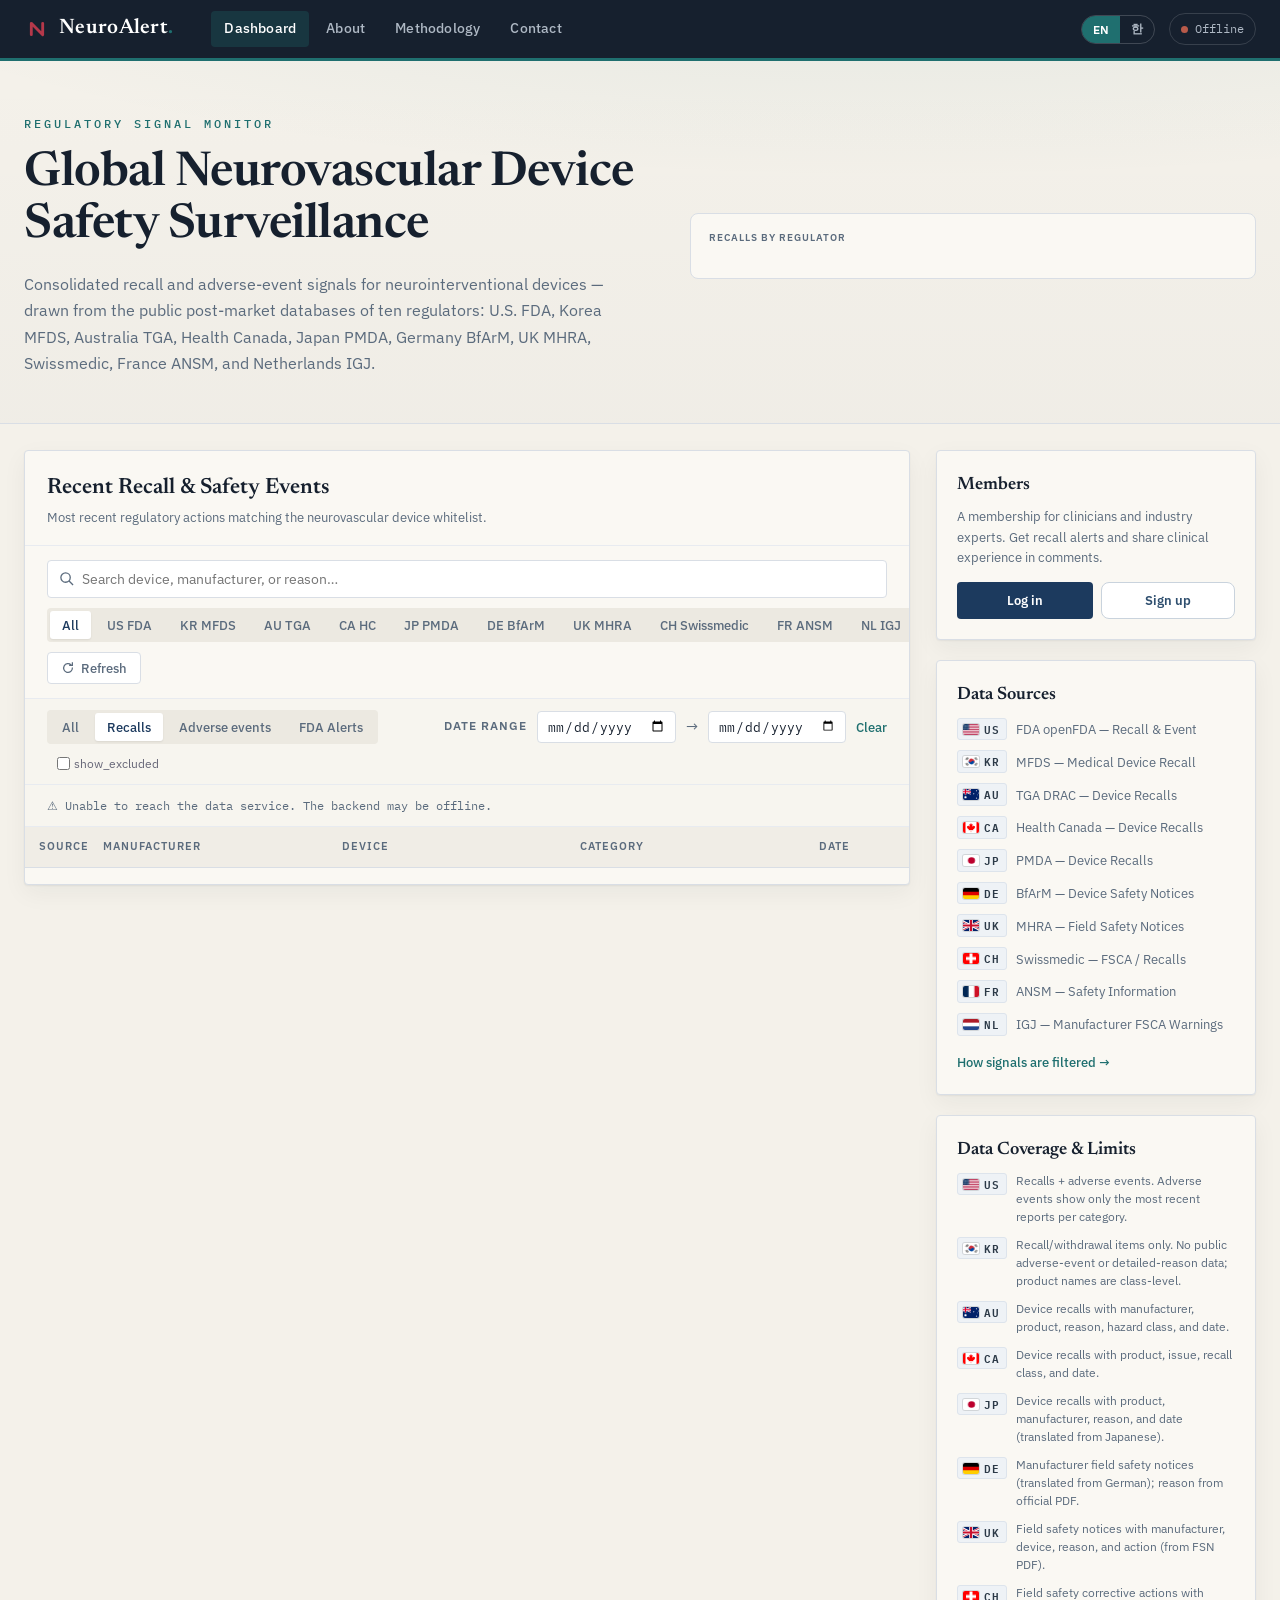
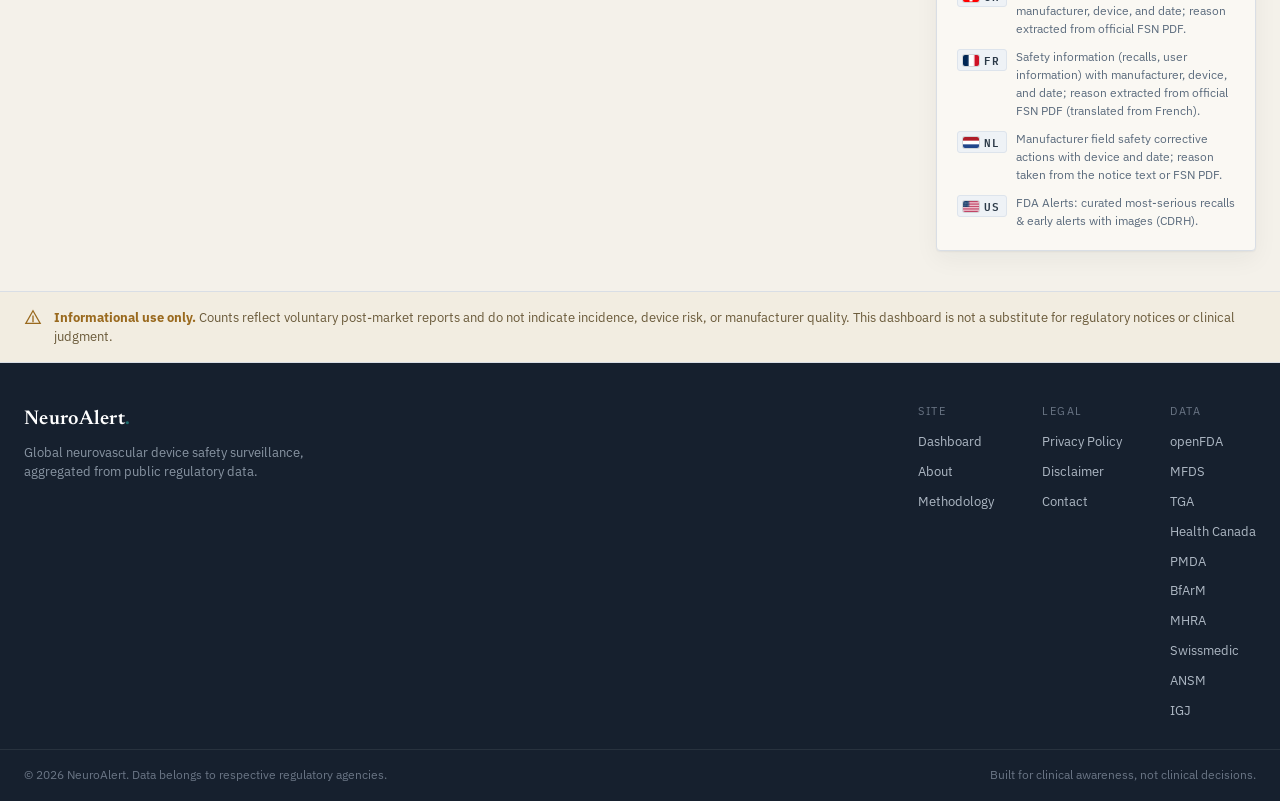
<file: index.html>
<!DOCTYPE html>
<html lang="en">
<head>
<meta charset="UTF-8">
<meta name="viewport" content="width=device-width, initial-scale=1.0">
<title>NeuroAlert — Global Neurovascular Device Safety Monitor</title>
<meta name="description" content="NeuroAlert aggregates neurovascular medical device recall and safety signals from the US FDA, Korea MFDS, Australia TGA, Health Canada, Japan PMDA, Germany BfArM, UK MHRA, Swissmedic, France ANSM, and Netherlands IGJ into a single monitoring dashboard for clinicians.">
<!-- ===== Google AdSense: paste verification/script here after approval ===== -->
<!-- <script async src="https://pagead2.googlesyndication.com/pagead/js/adsbygoogle.js?client=ca-pub-XXXXXXXXXXXXXXXX" crossorigin="anonymous"></script> -->
<link rel="preconnect" href="https://fonts.googleapis.com">
<link rel="preconnect" href="https://fonts.gstatic.com" crossorigin>
<link href="https://fonts.googleapis.com/css2?family=Newsreader:opsz,wght@6..72,400;6..72,500;6..72,600&family=IBM+Plex+Sans:wght@400;500;600;700&family=IBM+Plex+Sans+KR:wght@400;500;600&family=IBM+Plex+Mono:wght@400;500&display=swap" rel="stylesheet">
<link rel="icon" type="image/svg+xml" href="favicon.svg">
<link rel="icon" type="image/png" sizes="32x32" href="favicon-32.png">
<link rel="apple-touch-icon" href="apple-touch-icon.png">
<!-- 배포 때마다 아래 ?v= 날짜(YYYYMMDD)를 올리면 브라우저 캐시가 갱신됩니다 -->
<link rel="stylesheet" href="style.css?v=20260828">
<link rel="stylesheet" href="members.css?v=20260828">
</head>
<body>

<header class="topbar">
  <div class="topbar-inner">
    <a href="index.html" class="brand">
      <svg class="brand-mark" viewBox="0 0 64 64" aria-hidden="true">
        <path d="M18 46 L18 18 L46 46 L46 18" fill="none" stroke="#b5384a" stroke-width="7" stroke-linecap="round" stroke-linejoin="round"/>
      </svg>
      <span class="brand-text">NeuroAlert<span class="brand-dot">.</span></span>
    </a>
    <nav class="topnav">
      <a href="index.html" class="active" data-i18n="nav_dashboard">Dashboard</a>
      <a href="about.html" data-i18n="nav_about">About</a>
      <a href="methodology.html" data-i18n="nav_method">Methodology</a>
      <a href="contact.html" data-i18n="nav_contact">Contact</a>
    </nav>
    <div class="topbar-right">
      <div class="lang-toggle" id="langToggle">
        <button data-lang="en" class="active">EN</button>
        <button data-lang="ko">한</button>
      </div>
      <div class="status-pill" id="connPill">
        <span class="dot"></span><span id="connText">Connecting…</span>
      </div>
    </div>
  </div>
</header>

<section class="hero">
  <div class="hero-inner">
    <div class="hero-copy">
    <div class="hero-eyebrow" data-i18n="hero_eyebrow">REGULATORY SIGNAL MONITOR</div>
    <h1 data-i18n="hero_title">Global Neurovascular Device <br>Safety Surveillance</h1>
    <p class="hero-sub" data-i18n="hero_sub">Consolidated recall and adverse-event signals for neurointerventional devices — drawn from the public post-market databases of ten regulators: U.S. FDA, Korea MFDS, Australia TGA, Health Canada, Japan PMDA, Germany BfArM, UK MHRA, Swissmedic, France ANSM, and Netherlands IGJ.</p>
    </div>
    <div class="hero-chart"><div class="hc-head" id="heroChartTitle">Recalls by regulator</div><div id="heroBars"></div></div>
  </div>
</section>

<div class="ad-wrap">
  <div class="ad-slot" id="ad-top"><span class="ad-tag">Advertisement</span></div>
</div>

<main class="layout">
  <section class="primary">
    <div class="panel">
      <div class="panel-head">
        <div>
          <h2 data-i18n="panel_title">Recent Recall &amp; Safety Events</h2>
          <p class="panel-desc" data-i18n="panel_desc">Most recent regulatory actions matching the neurovascular device whitelist.</p>
        </div>
      </div>

      <div class="searchbar">
        <div class="search-field">
          <svg viewBox="0 0 16 16" width="15" height="15" aria-hidden="true"><circle cx="7" cy="7" r="5" fill="none" stroke="currentColor" stroke-width="1.4"/><path d="M11 11l3.5 3.5" stroke="currentColor" stroke-width="1.4" stroke-linecap="square"/></svg>
          <input type="text" id="searchInput" data-i18n-ph="search_ph" placeholder="Search device, manufacturer, or reason…">
        </div>
        <div class="filter-group" id="sourceFilter">
          <button data-src="ALL" class="chip active" data-i18n="filter_all">All</button>
          <button data-src="US" class="chip">US&nbsp;FDA</button>
          <button data-src="KR" class="chip">KR&nbsp;MFDS</button>
          <button data-src="AU" class="chip">AU&nbsp;TGA</button>
          <button data-src="CA" class="chip">CA&nbsp;HC</button>
          <button data-src="JP" class="chip">JP&nbsp;PMDA</button>
          <button data-src="DE" class="chip">DE&nbsp;BfArM</button>
          <button data-src="UK" class="chip">UK&nbsp;MHRA</button>
          <button data-src="CH" class="chip">CH&nbsp;Swissmedic</button>
          <button data-src="FR" class="chip">FR&nbsp;ANSM</button>
          <button data-src="NL" class="chip">NL&nbsp;IGJ</button>
        </div>
        <button id="refreshBtn" class="btn-ghost" title="Refresh">
          <svg viewBox="0 0 16 16" width="14" height="14" aria-hidden="true"><path d="M13 8a5 5 0 1 1-1.5-3.5M13 2v3h-3" fill="none" stroke="currentColor" stroke-width="1.4" stroke-linecap="square"/></svg>
          <span data-i18n="btn_refresh">Refresh</span>
        </button>
      </div>

      <div class="daterow">
        <div class="filter-group" id="typeFilter">
          <button data-type="ALL" class="chip" data-i18n="type_all">All</button>
          <button data-type="recall" class="chip active" data-i18n="type_recall">Recalls</button>
          <button data-type="event" class="chip" data-i18n="type_event">Adverse events</button>
          <button data-type="fda_alert" class="chip" data-i18n="type_fda_alert">FDA Alerts</button>
        </div>
        <span class="daterow-sep"></span>
        <span class="daterow-label" data-i18n="date_range">Date range</span>
        <input type="date" id="dateFrom" class="date-input">
        <span class="date-sep">→</span>
        <input type="date" id="dateTo" class="date-input">
        <button id="dateClear" class="link-btn" data-i18n="date_clear">Clear</button>
        <label class="excl-toggle"><input type="checkbox" id="showExcluded"> <span data-i18n="show_excluded">제외된 항목 보기</span></label>
      </div>

      <div id="status" class="status-row">Loading data…</div>

      <div class="table-scroll">
        <table class="events">
          <thead>
            <tr>
              <th class="col-src" data-i18n="th_source">Source</th>
              <th class="col-company" data-i18n="th_company">Manufacturer</th>
              <th class="col-dev" data-i18n="th_device">Device</th>
              <th class="col-class" data-i18n="th_class">Category</th>
              <th class="col-date" data-i18n="th_date">Date</th>
            </tr>
          </thead>
          <tbody id="eventsBody"></tbody>
        </table>
      </div>
      <div class="feed" id="feedBody" hidden></div>
      <div class="table-foot" id="tableFoot"></div>
    </div>

    <div class="ad-slot ad-inline" id="ad-inline"><span class="ad-tag">Advertisement</span></div>
  </section>

  <aside class="sidebar">
    <div class="card" id="memberCard">
      <!-- members.js가 채움 (로그인/가입 또는 회원정보) -->
    </div>

    <div class="ad-slot ad-side" id="ad-side"><span class="ad-tag">Advertisement</span></div>

    <div class="card sources">
      <h3 data-i18n="src_title">Data Sources</h3>
      <ul class="src-list">
        <li><span class="src-flag us">US</span> <span data-i18n="src_us">FDA openFDA — Recall &amp; Event</span></li>
        <li><span class="src-flag kr">KR</span> <span data-i18n="src_kr">MFDS — Medical Device Recall</span></li>
        <li><span class="src-flag au">AU</span> <span data-i18n="src_au">TGA DRAC — Device Recalls</span></li>
        <li><span class="src-flag ca">CA</span> <span data-i18n="src_ca">Health Canada — Device Recalls</span></li>
        <li><span class="src-flag jp">JP</span> <span data-i18n="src_jp">PMDA — Device Recalls</span></li>
        <li><span class="src-flag de">DE</span> <span data-i18n="src_de">BfArM — Device Safety Notices</span></li>
        <li><span class="src-flag uk">UK</span> <span data-i18n="src_uk">MHRA — Field Safety Notices</span></li>
        <li><span class="src-flag ch">CH</span> <span data-i18n="src_ch">Swissmedic — FSCA / Recalls</span></li>
        <li><span class="src-flag fr">FR</span> <span data-i18n="src_fr">ANSM — Safety Information</span></li>
        <li><span class="src-flag nl">NL</span> <span data-i18n="src_nl">IGJ — Manufacturer FSCA Warnings</span></li>
      </ul>
      <a href="methodology.html" class="link-btn" data-i18n="src_more">How signals are filtered →</a>
    </div>

    <!-- data coverage / limitations note -->
    <div class="card coverage">
      <h3 data-i18n="cov_title">Data Coverage &amp; Limits</h3>
      <ul class="cov-list">
        <li><span class="src-flag us">US</span> <span data-i18n="cov_us">Recalls + adverse events, auto-updated.</span></li>
        <li><span class="src-flag kr">KR</span> <span data-i18n="cov_kr">Recall/withdrawal items only. No public adverse-event or detailed-reason data; product names are class-level.</span></li>
        <li><span class="src-flag au">AU</span> <span data-i18n="cov_au">Device recalls with manufacturer, product, reason, hazard class, and date.</span></li>
        <li><span class="src-flag ca">CA</span> <span data-i18n="cov_ca">Device recalls with product, issue, recall class, and date.</span></li>
        <li><span class="src-flag jp">JP</span> <span data-i18n="cov_jp">Device recalls with product, manufacturer, reason, and date (translated from Japanese).</span></li>
        <li><span class="src-flag de">DE</span> <span data-i18n="cov_de">Manufacturer field safety notices (translated from German); reason from official PDF.</span></li>
        <li><span class="src-flag uk">UK</span> <span data-i18n="cov_uk">Field safety notices with manufacturer, device, reason, and action (from FSN PDF).</span></li>
        <li><span class="src-flag ch">CH</span> <span data-i18n="cov_ch">Field safety corrective actions with manufacturer, device, and date; reason extracted from official FSN PDF.</span></li>
        <li><span class="src-flag fr">FR</span> <span data-i18n="cov_fr">Safety information (recalls, user information) with manufacturer, device, and date; reason extracted from official FSN PDF (translated from French).</span></li>
        <li><span class="src-flag nl">NL</span> <span data-i18n="cov_nl">Manufacturer field safety corrective actions with device and date; reason taken from the notice text or FSN PDF.</span></li>
        <li><span class="src-flag us">US</span> <span data-i18n="cov_ea">FDA Alerts: curated most-serious recalls &amp; early alerts with images (CDRH).</span></li>
      </ul>
    </div>

    <!-- small visitor counter -->
    <div class="card counter-card">
      <div class="cc-row">
        <div><div class="cc-num" id="ccToday">—</div><div class="cc-lab" data-i18n="cc_today">Today</div></div>
        <div><div class="cc-num" id="ccTotal">—</div><div class="cc-lab" data-i18n="cc_total">Total visits</div></div>
      </div>
    </div>
  </aside>
</main>

<section class="disclaimer-strip">
  <div class="disclaimer-inner">
    <svg viewBox="0 0 20 20" width="18" height="18" aria-hidden="true"><path d="M10 2 L18 16 L2 16 Z" fill="none" stroke="currentColor" stroke-width="1.4"/><path d="M10 8 L10 12 M10 13.5 L10 14" stroke="currentColor" stroke-width="1.5" stroke-linecap="square"/></svg>
    <p data-i18n="disclaimer"><strong>Informational use only.</strong> Counts reflect voluntary post-market reports and do not indicate incidence, device risk, or manufacturer quality. This dashboard is not a substitute for regulatory notices or clinical judgment.</p>
  </div>
</section>

<footer class="footer">
  <div class="footer-inner">
    <div class="footer-brand">
      <span class="brand-text">NeuroAlert<span class="brand-dot">.</span></span>
      <p data-i18n="foot_brand">Global neurovascular device safety surveillance, aggregated from public regulatory data.</p>
    </div>
    <div class="footer-cols">
      <div class="fcol">
        <span class="fcol-h" data-i18n="foot_site">Site</span>
        <a href="index.html" data-i18n="nav_dashboard">Dashboard</a>
        <a href="about.html" data-i18n="nav_about">About</a>
        <a href="methodology.html" data-i18n="nav_method">Methodology</a>
      </div>
      <div class="fcol">
        <span class="fcol-h" data-i18n="foot_legal">Legal</span>
        <a href="privacy.html" data-i18n="foot_privacy">Privacy Policy</a>
        <a href="disclaimer.html" data-i18n="foot_disclaimer">Disclaimer</a>
        <a href="contact.html" data-i18n="nav_contact">Contact</a>
      </div>
      <div class="fcol">
        <span class="fcol-h" data-i18n="foot_data">Data</span>
        <a href="https://open.fda.gov" target="_blank" rel="noopener">openFDA</a>
        <a href="https://www.mfds.go.kr" target="_blank" rel="noopener">MFDS</a>
        <a href="https://www.tga.gov.au" target="_blank" rel="noopener">TGA</a>
        <a href="https://recalls-rappels.canada.ca" target="_blank" rel="noopener">Health Canada</a>
        <a href="https://www.info.pmda.go.jp" target="_blank" rel="noopener">PMDA</a>
        <a href="https://www.bfarm.de" target="_blank" rel="noopener">BfArM</a>
        <a href="https://www.gov.uk/drug-device-alerts" target="_blank" rel="noopener">MHRA</a>
        <a href="https://fsca.swissmedic.ch/mep/" target="_blank" rel="noopener">Swissmedic</a>
        <a href="https://ansm.sante.fr/informations-de-securite/" target="_blank" rel="noopener">ANSM</a>
        <a href="https://www.igj.nl/onderwerpen/medische-hulpmiddelen/waarschuwingen-medische-hulpmiddelen" target="_blank" rel="noopener">IGJ</a>
      </div>
    </div>
  </div>
  <div class="footer-bottom">
    <span data-i18n="foot_copy">© 2026 NeuroAlert. Data belongs to respective regulatory agencies.</span>
    <span data-i18n="foot_tag">Built for clinical awareness, not clinical decisions.</span>
  </div>
</footer>

<script src="i18n.js?v=20260828"></script>
<script src="config.js?v=20260828"></script>
<script src="app.js?v=20260828"></script>
<script src="members.js?v=20260828"></script>
</body>
</html>
</file>
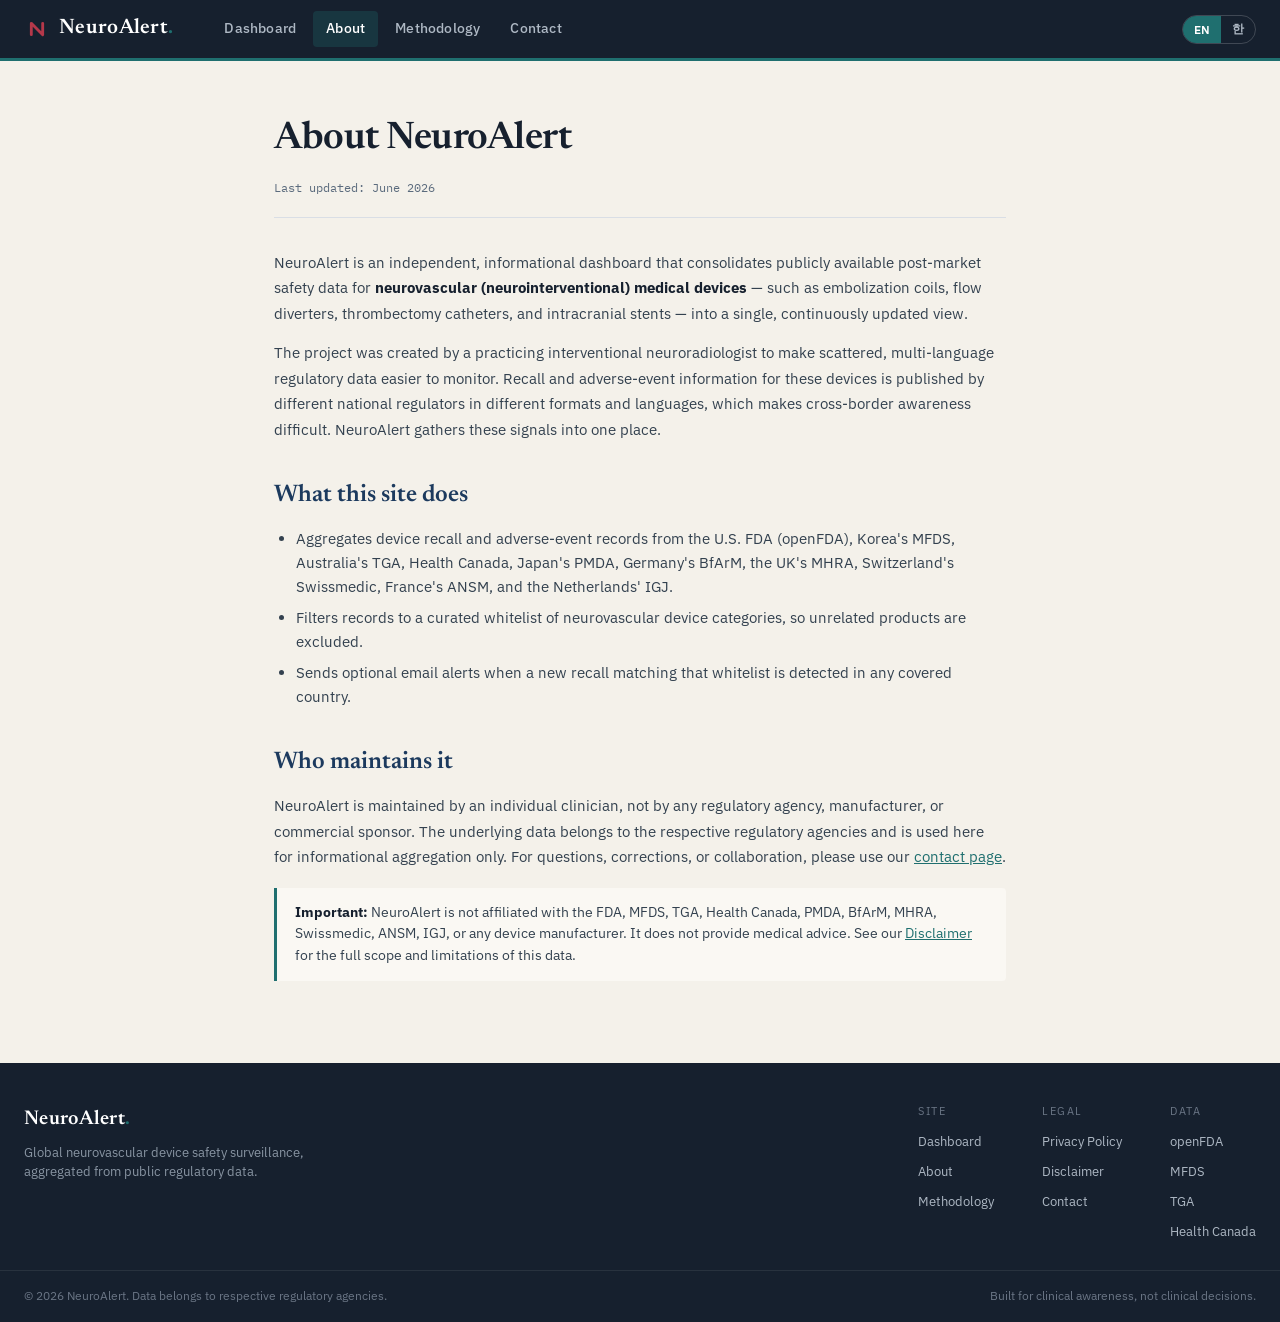
<file: about.html>
<!DOCTYPE html>
<html lang="en">
<head>
<meta charset="UTF-8">
<meta name="viewport" content="width=device-width, initial-scale=1.0">
<title>About — NeuroAlert</title>
<meta name="description" content="About NeuroAlert and the data behind the dashboard.">
<link rel="preconnect" href="https://fonts.googleapis.com">
<link rel="preconnect" href="https://fonts.gstatic.com" crossorigin>
<link href="https://fonts.googleapis.com/css2?family=Newsreader:opsz,wght@6..72,400;6..72,500;6..72,600&family=IBM+Plex+Sans:wght@400;500;600;700&family=IBM+Plex+Sans+KR:wght@400;500;600&family=IBM+Plex+Mono:wght@400;500&display=swap" rel="stylesheet">
<link rel="icon" type="image/svg+xml" href="favicon.svg">
<link rel="icon" type="image/png" sizes="32x32" href="favicon-32.png">
<link rel="apple-touch-icon" href="apple-touch-icon.png">
<link rel="stylesheet" href="style.css">
</head>
<body>
<header class="topbar">
  <div class="topbar-inner">
    <a href="index.html" class="brand">
      <svg class="brand-mark" viewBox="0 0 64 64" aria-hidden="true">
        <path d="M18 46 L18 18 L46 46 L46 18" fill="none" stroke="#b5384a" stroke-width="7" stroke-linecap="round" stroke-linejoin="round"/>
      </svg>
      <span class="brand-text">NeuroAlert<span class="brand-dot">.</span></span>
    </a>
    <nav class="topnav">
      <a href="index.html" data-i18n="nav_dashboard">Dashboard</a>
      <a href="about.html" class="active" data-i18n="nav_about">About</a>
      <a href="methodology.html"  data-i18n="nav_method">Methodology</a>
      <a href="contact.html"  data-i18n="nav_contact">Contact</a>
    </nav>
    <div class="topbar-right">
      <div class="lang-toggle" id="langToggle">
        <button data-lang="en" class="active">EN</button>
        <button data-lang="ko">한</button>
      </div>
    </div>
  </div>
</header>
<main class="doc">
<div class="lang-en">
<h1>About NeuroAlert</h1>
<div class="doc-meta">Last updated: June 2026</div>
<p>NeuroAlert is an independent, informational dashboard that consolidates publicly available post-market safety data for <strong>neurovascular (neurointerventional) medical devices</strong> — such as embolization coils, flow diverters, thrombectomy catheters, and intracranial stents — into a single, continuously updated view.</p>
<p>The project was created by a practicing interventional neuroradiologist to make scattered, multi-language regulatory data easier to monitor. Recall and adverse-event information for these devices is published by different national regulators in different formats and languages, which makes cross-border awareness difficult. NeuroAlert gathers these signals into one place.</p>
<h2>What this site does</h2>
<ul>
<li>Aggregates device recall and adverse-event records from the U.S. FDA (openFDA), Korea's MFDS, Australia's TGA, Health Canada, Japan's PMDA, Germany's BfArM, the UK's MHRA, Switzerland's Swissmedic, France's ANSM, and the Netherlands' IGJ.</li>
<li>Filters records to a curated whitelist of neurovascular device categories, so unrelated products are excluded.</li>
<li>Sends optional email alerts when a new recall matching that whitelist is detected in any covered country.</li>
</ul>
<h2>Who maintains it</h2>
<p>NeuroAlert is maintained by an individual clinician, not by any regulatory agency, manufacturer, or commercial sponsor. The underlying data belongs to the respective regulatory agencies and is used here for informational aggregation only. For questions, corrections, or collaboration, please use our <a href="contact.html">contact page</a>.</p>
<div class="callout"><strong>Important:</strong> NeuroAlert is not affiliated with the FDA, MFDS, TGA, Health Canada, PMDA, BfArM, MHRA, Swissmedic, ANSM, IGJ, or any device manufacturer. It does not provide medical advice. See our <a href="disclaimer.html">Disclaimer</a> for the full scope and limitations of this data.</div>
</div>
<div class="lang-ko" hidden>
<h1>NeuroAlert 소개</h1>
<div class="doc-meta">최종 업데이트: 2026년 6월</div>
<p>NeuroAlert는 색전 코일, 플로우 다이버터, 혈전제거 카테터, 두개내 스텐트 등 <strong>신경중재(신경혈관) 의료기기</strong>의 공개 사후감시 안전성 데이터를 하나의 화면에 모아 지속적으로 업데이트하는 독립적 정보 대시보드입니다.</p>
<p>이 프로젝트는 흩어져 있고 언어가 제각각인 규제 데이터를 더 쉽게 모니터링하기 위해 현직 영상의학과 신경중재 의사가 만들었습니다. 이러한 기기의 리콜·이상사례 정보는 나라마다 다른 형식과 언어로 공개되어 국가 간 파악이 어렵습니다. NeuroAlert는 이 신호들을 한곳에 모아줍니다.</p>
<h2>이 사이트가 하는 일</h2>
<ul>
<li>미국 FDA(openFDA), 한국 식약처(MFDS), 호주 TGA, 캐나다 보건부, 일본 PMDA, 독일 BfArM, 영국 MHRA, 스위스 Swissmedic, 프랑스 ANSM, 네덜란드 IGJ의 기기 리콜·이상사례 레코드를 모아 제공합니다.</li>
<li>선별된 신경중재 기기 카테고리 화이트리스트로 레코드를 필터링하여 무관한 제품을 제외합니다.</li>
<li>화이트리스트에 해당하는 신규 리콜이 어느 대상 국가에서든 감지되면 선택적으로 이메일 알림을 보냅니다.</li>
</ul>
<h2>운영 주체</h2>
<p>NeuroAlert는 규제 기관·제조사·상업 후원사가 아닌 개인 임상의가 운영합니다. 기반 데이터는 각 규제 기관에 귀속되며, 여기서는 정보 제공을 위한 집계 목적으로만 사용됩니다. 문의·정정·협업은 <a href="contact.html">문의 페이지</a>를 이용해 주세요.</p>
<div class="callout"><strong>중요:</strong> NeuroAlert는 FDA, 식약처, TGA, 캐나다 보건부, 일본 PMDA, 독일 BfArM, 영국 MHRA, 스위스 Swissmedic, 프랑스 ANSM, 네덜란드 IGJ 또는 어떤 의료기기 제조사와도 제휴 관계가 없습니다. 의학적 조언을 제공하지 않습니다. 데이터의 범위와 한계는 <a href="disclaimer.html">면책 고지</a>를 참고하세요.</div>
</div></main>
<footer class="footer">
  <div class="footer-inner">
    <div class="footer-brand">
      <span class="brand-text">NeuroAlert<span class="brand-dot">.</span></span>
      <p data-i18n="foot_brand">Global neurovascular device safety surveillance, aggregated from public regulatory data.</p>
    </div>
    <div class="footer-cols">
      <div class="fcol"><span class="fcol-h" data-i18n="foot_site">Site</span>
        <a href="index.html" data-i18n="nav_dashboard">Dashboard</a><a href="about.html" data-i18n="nav_about">About</a><a href="methodology.html" data-i18n="nav_method">Methodology</a></div>
      <div class="fcol"><span class="fcol-h" data-i18n="foot_legal">Legal</span>
        <a href="privacy.html" data-i18n="foot_privacy">Privacy Policy</a><a href="disclaimer.html" data-i18n="foot_disclaimer">Disclaimer</a><a href="contact.html" data-i18n="nav_contact">Contact</a></div>
      <div class="fcol"><span class="fcol-h" data-i18n="foot_data">Data</span>
        <a href="https://open.fda.gov" target="_blank" rel="noopener">openFDA</a>
        <a href="https://www.mfds.go.kr" target="_blank" rel="noopener">MFDS</a>
        <a href="https://www.tga.gov.au" target="_blank" rel="noopener">TGA</a>
        <a href="https://recalls-rappels.canada.ca" target="_blank" rel="noopener">Health Canada</a></div>
    </div>
  </div>
  <div class="footer-bottom">
    <span data-i18n="foot_copy">© 2026 NeuroAlert. Data belongs to respective regulatory agencies.</span>
    <span data-i18n="foot_tag">Built for clinical awareness, not clinical decisions.</span>
  </div>
</footer>
<script src="i18n.js"></script>
</body></html>
</file>
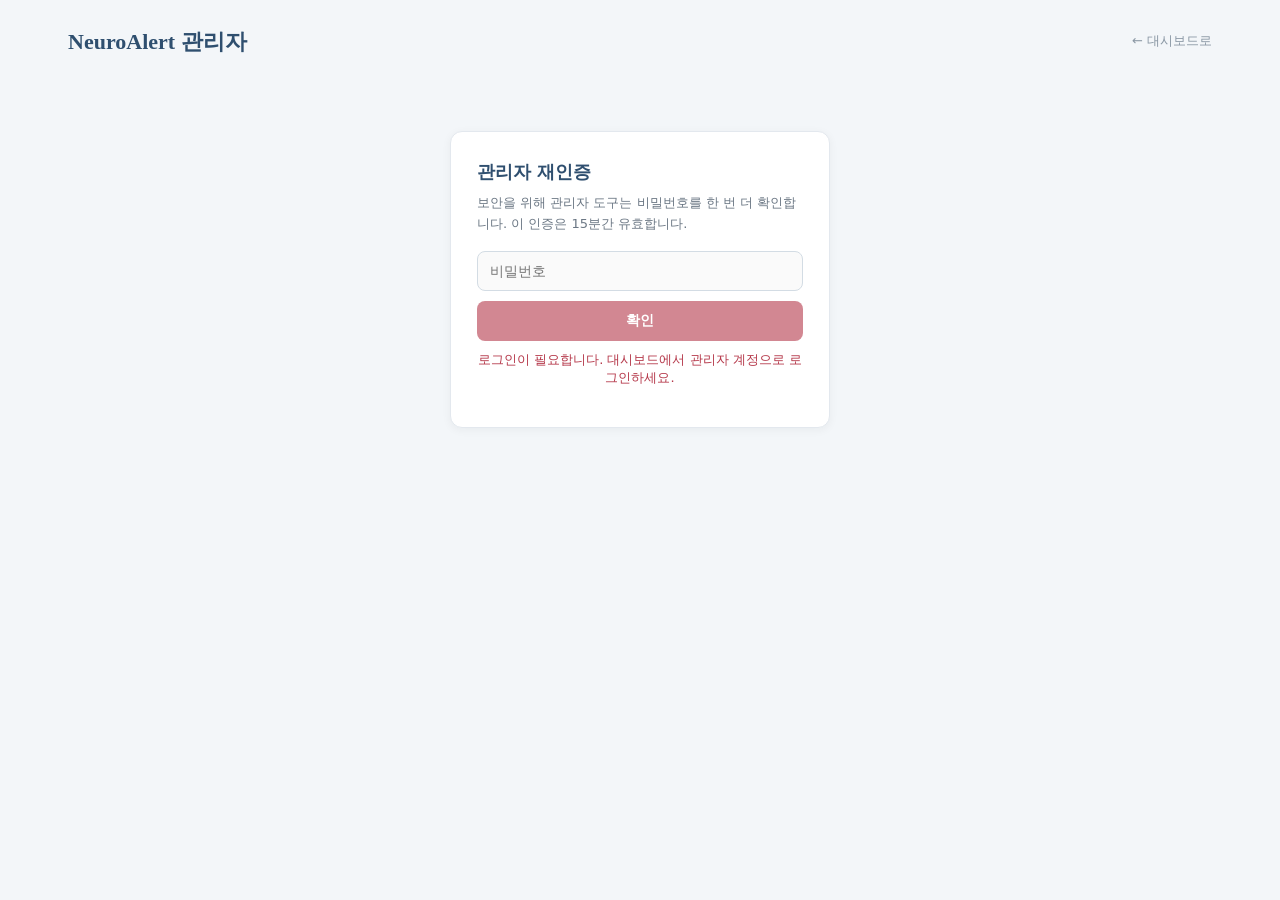
<file: admin.html>
<!DOCTYPE html>
<html lang="ko">
<head>
<meta charset="utf-8">
<meta name="viewport" content="width=device-width, initial-scale=1">
<meta name="robots" content="noindex,nofollow">
<title>NeuroAlert 관리자</title>
<link rel="stylesheet" href="style.css?v=20260722">
<link rel="stylesheet" href="members.css?v=20260722">
<style>
  body{ background:#f3f6f9; }
  .adm-wrap{ max-width:1180px; margin:0 auto; padding:24px 18px 60px; }
  .adm-top{ display:flex; align-items:center; justify-content:space-between; margin-bottom:18px; }
  .adm-top h1{ font-family:"Newsreader",serif; font-size:22px; color:#2F4F6F; }
  .adm-top a{ font-size:13px; color:#8a97a4; text-decoration:none; }
  .adm-card{ background:#fff; border:1px solid #e3e8ee; border-radius:12px; padding:26px; box-shadow:0 2px 10px rgba(20,30,45,.05); }
  /* 재인증 게이트 */
  .gate{ max-width:380px; margin:8vh auto; }
  .gate h2{ font-size:18px; color:#2F4F6F; margin-bottom:6px; }
  .gate p{ font-size:13px; color:#6b7784; line-height:1.6; margin-bottom:16px; }
  .gate input{ width:100%; padding:11px 12px; border:1px solid #d3dce4; border-radius:8px; font-size:14px; box-sizing:border-box; margin-bottom:10px; }
  .gate button{ width:100%; padding:11px; background:#b5384a; color:#fff; border:none; border-radius:8px; font-weight:600; font-size:14px; cursor:pointer; }
  .gate button:disabled{ opacity:.6; cursor:default; }
  .gate .msg{ font-size:13px; margin-top:10px; text-align:center; min-height:18px; }
  .gate .msg.err{ color:#b5384a; } .gate .msg.ok{ color:#2c7a3f; }
  .gate .who{ font-size:12px; color:#9aa7b3; margin-top:14px; text-align:center; }
  /* 표 */
  .adm-tools{ display:flex; gap:10px; align-items:center; margin-bottom:14px; flex-wrap:wrap; }
  .adm-tools input{ flex:1; min-width:200px; padding:9px 12px; border:1px solid #d3dce4; border-radius:8px; font-size:13px; }
  .adm-count{ font-size:12.5px; color:#8a97a4; }
  .adm-expiry{ font-size:12px; color:#c08; margin-left:auto; }
  table.adm{ width:100%; border-collapse:collapse; font-size:12.5px; }
  table.adm th, table.adm td{ padding:8px 9px; border-bottom:1px solid #eef2f6; text-align:left; vertical-align:middle; }
  table.adm th{ font-size:11px; letter-spacing:.4px; color:#8a94a0; text-transform:uppercase; font-weight:600; background:#fafbfc; position:sticky; top:0; }
  table.adm tr:hover td{ background:#f8fafc; }
  .badge{ display:inline-block; font-size:10.5px; font-weight:700; padding:2px 8px; border-radius:11px; white-space:nowrap; }
  .badge.role-admin{ background:#fce4e8; color:#b5384a; border:1px solid #f2c7d0; }
  .badge.role-company{ background:#e8eef7; color:#2F4F6F; border:1px solid #c6d4e8; }
  .badge.role-member{ background:#f0f0f0; color:#777; border:1px solid #ddd; }
  .badge.st-active{ background:#e4f3e7; color:#2c7a3f; border:1px solid #bfe3c8; }
  .badge.st-suspended{ background:#fdecec; color:#c0392b; border:1px solid #f3c4c4; }
  .badge.vf{ background:#eef7ee; color:#2c7a3f; border:1px solid #cfe6cf; }
  .rowbtns{ display:flex; gap:5px; flex-wrap:wrap; }
  .rowbtns button{ font-size:11px; padding:4px 8px; border-radius:6px; border:1px solid #d3dce4; background:#fff; color:#2b3947; cursor:pointer; white-space:nowrap; }
  .rowbtns button:hover{ background:#f0f4f8; }
  .rowbtns button.company{ border-color:#2F4F6F; color:#2F4F6F; font-weight:600; }
  .rowbtns button.suspend{ border-color:#c0392b; color:#c0392b; }
  .rowbtns button.self{ opacity:.4; cursor:default; }
  .muted{ color:#9aa7b3; }
</style>
</head>
<body>
<script src="config.js?v=20260722"></script>
<div class="adm-wrap">
  <div class="adm-top">
    <h1>NeuroAlert 관리자</h1>
    <a href="index.html">← 대시보드로</a>
  </div>

  <!-- 1단계: 재인증 게이트 -->
  <div id="gate" class="adm-card gate">
    <h2>관리자 재인증</h2>
    <p>보안을 위해 관리자 도구는 비밀번호를 한 번 더 확인합니다. 이 인증은 15분간 유효합니다.</p>
    <input type="password" id="pw" placeholder="비밀번호" autocomplete="current-password">
    <button id="go">확인</button>
    <div class="msg" id="gmsg"></div>
    <div class="who" id="who"></div>
  </div>

  <!-- 2단계: 회원 관리 -->
  <div id="panel" class="adm-card" hidden>
    <div class="adm-tools">
      <input type="search" id="q" placeholder="이메일·이름·소속 검색…">
      <span class="adm-count" id="count"></span>
      <span class="adm-expiry" id="expiry"></span>
    </div>
    <div style="overflow-x:auto;">
      <table class="adm">
        <thead><tr>
          <th>이메일</th><th>표시명</th><th>소속(비공개)</th>
          <th>등급</th><th>상태</th><th>인증</th><th>가입일</th><th>관리</th>
        </tr></thead>
        <tbody id="rows"></tbody>
      </table>
    </div>
  </div>
</div>

<script>
const TOKEN_KEY = "neuroalert_token";
const ADMKEY = "neuroalert_admin_token"; // sessionStorage (탭 닫으면 소멸)
let MEMBERS = [], MY_ID = null, EXP_TIMER = null;

function loginToken(){ try{return localStorage.getItem(TOKEN_KEY);}catch(e){return null;} }
function admToken(){ try{return sessionStorage.getItem(ADMKEY);}catch(e){return null;} }
function setAdmToken(t){ try{ t?sessionStorage.setItem(ADMKEY,t):sessionStorage.removeItem(ADMKEY); }catch(e){} }
function esc(s){ return String(s==null?"":s).replace(/[&<>"']/g,c=>({"&":"&amp;","<":"&lt;",">":"&gt;",'"':"&quot;","'":"&#39;"}[c])); }
function gmsg(t,err){ const e=document.getElementById("gmsg"); e.textContent=t; e.className="msg "+(err?"err":"ok"); }

// 진입: 로그인/관리자 여부 먼저 확인
async function init(){
  const t = loginToken();
  if(!t){ gateBlock("로그인이 필요합니다. 대시보드에서 관리자 계정으로 로그인하세요."); return; }
  try{
    const r = await fetch(`${API_BASE}/api/auth/me`, {headers:{Authorization:"Bearer "+t}});
    if(!r.ok){ gateBlock("세션이 만료되었습니다. 다시 로그인하세요."); return; }
    const me = await r.json();
    MY_ID = me.id;
    if(me.role !== "admin"){ gateBlock("관리자 권한이 없는 계정입니다."); return; }
    document.getElementById("who").textContent = `${me.display_name || ""} (관리자)로 로그인됨`;
    // 이미 유효한 admin 토큰이 있으면 바로 패널
    if(admToken()){ showPanel(); }
  }catch(e){ gateBlock("서버에 연결할 수 없습니다."); }
}
function gateBlock(msg){
  document.getElementById("pw").disabled = true;
  document.getElementById("go").disabled = true;
  gmsg(msg, true);
}

document.getElementById("go").onclick = doReauth;
document.getElementById("pw").addEventListener("keydown", e=>{ if(e.key==="Enter") doReauth(); });

async function doReauth(){
  const pw = document.getElementById("pw").value;
  if(!pw){ gmsg("비밀번호를 입력하세요.", true); return; }
  const btn = document.getElementById("go"); btn.disabled = true;
  try{
    const r = await fetch(`${API_BASE}/api/admin/reauth`, {
      method:"POST", headers:{"Content-Type":"application/json", Authorization:"Bearer "+loginToken()},
      body: JSON.stringify({password: pw})
    });
    const d = await r.json().catch(()=>({}));
    if(!r.ok){ gmsg(d.detail || "인증 실패", true); btn.disabled=false; return; }
    setAdmToken(d.admin_token);
    document.getElementById("pw").value = "";
    startExpiry(d.expires_in || 900);
    showPanel();
  }catch(e){ gmsg("연결 실패", true); }
  btn.disabled = false;
}

function admHeaders(){ return {"Content-Type":"application/json", Authorization:"Bearer "+admToken()}; }

async function showPanel(){
  document.getElementById("gate").hidden = true;
  document.getElementById("panel").hidden = false;
  await loadMembers();
}

async function loadMembers(){
  try{
    const r = await fetch(`${API_BASE}/api/admin/members`, {headers:admHeaders()});
    if(r.status === 403){ expireToPanel(); return; }
    const d = await r.json();
    MEMBERS = d.members || [];
    render();
  }catch(e){ alert("목록을 불러오지 못했습니다."); }
}

// admin 토큰 만료 → 게이트로 복귀
function expireToPanel(){
  setAdmToken(null);
  if(EXP_TIMER) clearInterval(EXP_TIMER);
  document.getElementById("panel").hidden = true;
  document.getElementById("gate").hidden = false;
  document.getElementById("pw").disabled = false;
  document.getElementById("go").disabled = false;
  gmsg("인증이 만료되었습니다. 비밀번호를 다시 입력하세요.", true);
}

function startExpiry(sec){
  if(EXP_TIMER) clearInterval(EXP_TIMER);
  let left = sec;
  const el = document.getElementById("expiry");
  const tick = ()=>{
    if(left <= 0){ expireToPanel(); return; }
    const m = Math.floor(left/60), s = left%60;
    el.textContent = `인증 만료까지 ${m}:${String(s).padStart(2,"0")}`;
    left--;
  };
  tick(); EXP_TIMER = setInterval(tick, 1000);
}

document.getElementById("q").addEventListener("input", render);

function render(){
  const q = document.getElementById("q").value.trim().toLowerCase();
  const list = MEMBERS.filter(m=>{
    if(!q) return true;
    return [m.email,m.display_name,m.org_company,m.region,m.org_type,m.position]
      .some(v => String(v||"").toLowerCase().includes(q));
  });
  document.getElementById("count").textContent = `${list.length} / ${MEMBERS.length}명`;
  const rows = list.map(m=>{
    const self = (m.id === MY_ID);
    const roleBadge = `<span class="badge role-${esc(m.role)}">${esc(m.role)}</span>`;
    const stBadge = `<span class="badge st-${esc(m.status)}">${esc(m.status)}</span>`;
    const vf = m.verified ? `<span class="badge vf">기관</span>` : `<span class="muted">—</span>`;
    // 관리 버튼: 등급 전환 + 정지/활성 + 인증 토글. 본인은 강등/정지 비활성.
    let btns = "";
    if(m.role === "company") btns += `<button class="company" onclick="setCompanyMatch(${m.id})">🔔 알림키워드</button>`;
    if(m.role !== "company") btns += `<button class="company" onclick="setRole(${m.id},'company')">업체 지정</button>`;
    if(m.role !== "member")  btns += `<button onclick="setRole(${m.id},'member')">일반</button>`;
    if(m.role !== "admin")   btns += `<button onclick="setRole(${m.id},'admin')">관리자</button>`;
    if(m.status === "active") btns += `<button class="${self?'self':'suspend'}" ${self?'disabled':''} onclick="setStatus(${m.id},'suspended')">정지</button>`;
    else                      btns += `<button onclick="setStatus(${m.id},'active')">활성화</button>`;
    btns += `<button onclick="setVerified(${m.id},${m.verified?0:1})">${m.verified?'인증해제':'기관인증'}</button>`;
    return `<tr>
      <td>${esc(m.email)}</td>
      <td>${esc(m.display_name)}</td>
      <td>${esc(m.org_company) || '<span class="muted">—</span>'}${
        m.role==="company" && m.company_match
          ? `<div class="muted" style="font-size:11px;margin-top:2px;">🔔 ${esc(m.company_match)}</div>` : ""
      }</td>
      <td>${roleBadge}</td>
      <td>${stBadge}</td>
      <td>${vf}</td>
      <td class="muted">${esc((m.created_at||"").slice(0,10))}</td>
      <td><div class="rowbtns">${btns}</div></td>
    </tr>`;
  }).join("");
  document.getElementById("rows").innerHTML = rows || `<tr><td colspan="8" class="muted" style="padding:20px;text-align:center;">해당하는 회원이 없습니다.</td></tr>`;
}

async function update(payload, label){
  try{
    const r = await fetch(`${API_BASE}/api/admin/update_member`, {
      method:"POST", headers:admHeaders(), body: JSON.stringify(payload)
    });
    if(r.status === 403){ expireToPanel(); return; }
    const d = await r.json().catch(()=>({}));
    if(!r.ok){ alert(d.detail || (label+" 실패")); return; }
    await loadMembers();
  }catch(e){ alert("연결 실패"); }
}
function setRole(id, role){
  const m = MEMBERS.find(x=>x.id===id);
  const msg = role==="company" ? "이 회원을 업체 공식 계정(company)으로 지정할까요?" :
              role==="admin"   ? "이 회원에게 관리자 권한을 부여할까요?" :
                                 "이 회원을 일반 등급으로 변경할까요?";
  if(!confirm(`${m?m.email:""}\n\n${msg}`)) return;
  update({member_id:id, role}, "등급 변경");
}
function setStatus(id, status){
  const m = MEMBERS.find(x=>x.id===id);
  if(status==="suspended" && !confirm(`${m?m.email:""}\n\n이 계정을 정지할까요? (로그인·댓글 차단)`)) return;
  update({member_id:id, status}, "상태 변경");
}
function setVerified(id, verified){
  update({member_id:id, verified}, "인증 변경");
}
function setCompanyMatch(id){
  const m = MEMBERS.find(x=>x.id===id);
  const cur = (m && m.company_match) || "";
  const v = prompt(
    `${m?m.email:""}\n\n이 업체 계정에 리콜 알림을 보낼 제조사 매칭 키워드를 쉼표로 입력하세요.\n`+
    `리콜의 제조사명·기기명에 이 키워드가 포함되면 이 계정으로 이메일이 발송됩니다.\n`+
    `예) stryker, trevo, synchro   (비우면 알림 해제)`, cur);
  if(v === null) return;
  update({member_id:id, company_match:v}, "알림 키워드");
}

init();
</script>
</body>
</html>
</file>
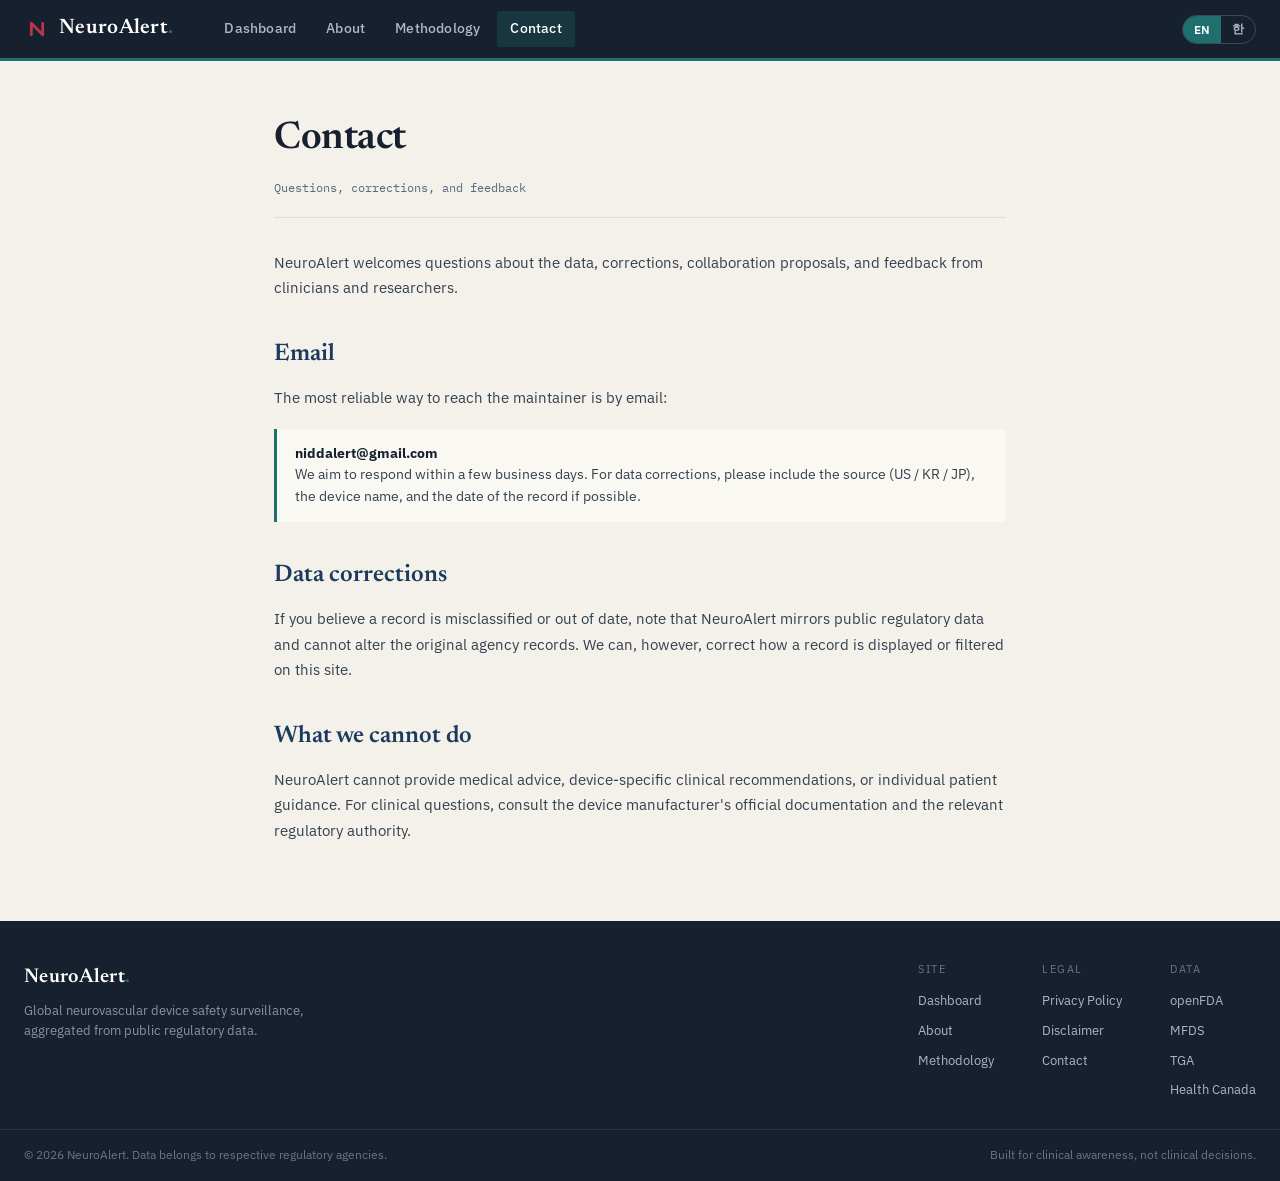
<file: contact.html>
<!DOCTYPE html>
<html lang="en">
<head>
<meta charset="UTF-8">
<meta name="viewport" content="width=device-width, initial-scale=1.0">
<title>Contact — NeuroAlert</title>
<meta name="description" content="Contact NeuroAlert.">
<link rel="preconnect" href="https://fonts.googleapis.com">
<link rel="preconnect" href="https://fonts.gstatic.com" crossorigin>
<link href="https://fonts.googleapis.com/css2?family=Newsreader:opsz,wght@6..72,400;6..72,500;6..72,600&family=IBM+Plex+Sans:wght@400;500;600;700&family=IBM+Plex+Sans+KR:wght@400;500;600&family=IBM+Plex+Mono:wght@400;500&display=swap" rel="stylesheet">
<link rel="icon" type="image/svg+xml" href="favicon.svg">
<link rel="icon" type="image/png" sizes="32x32" href="favicon-32.png">
<link rel="apple-touch-icon" href="apple-touch-icon.png">
<link rel="stylesheet" href="style.css">
</head>
<body>
<header class="topbar">
  <div class="topbar-inner">
    <a href="index.html" class="brand">
      <svg class="brand-mark" viewBox="0 0 64 64" aria-hidden="true">
        <path d="M18 46 L18 18 L46 46 L46 18" fill="none" stroke="#b5384a" stroke-width="7" stroke-linecap="round" stroke-linejoin="round"/>
      </svg>
      <span class="brand-text">NeuroAlert<span class="brand-dot">.</span></span>
    </a>
    <nav class="topnav">
      <a href="index.html" data-i18n="nav_dashboard">Dashboard</a>
      <a href="about.html"  data-i18n="nav_about">About</a>
      <a href="methodology.html"  data-i18n="nav_method">Methodology</a>
      <a href="contact.html" class="active" data-i18n="nav_contact">Contact</a>
    </nav>
    <div class="topbar-right">
      <div class="lang-toggle" id="langToggle">
        <button data-lang="en" class="active">EN</button>
        <button data-lang="ko">한</button>
      </div>
    </div>
  </div>
</header>
<main class="doc">
<div class="lang-en">
<h1>Contact</h1>
<div class="doc-meta">Questions, corrections, and feedback</div>
<p>NeuroAlert welcomes questions about the data, corrections, collaboration proposals, and feedback from clinicians and researchers.</p>
<h2>Email</h2>
<p>The most reliable way to reach the maintainer is by email:</p>
<div class="callout"><strong>niddalert@gmail.com</strong><br>We aim to respond within a few business days. For data corrections, please include the source (US / KR / JP), the device name, and the date of the record if possible.</div>
<h2>Data corrections</h2>
<p>If you believe a record is misclassified or out of date, note that NeuroAlert mirrors public regulatory data and cannot alter the original agency records. We can, however, correct how a record is displayed or filtered on this site.</p>
<h2>What we cannot do</h2>
<p>NeuroAlert cannot provide medical advice, device-specific clinical recommendations, or individual patient guidance. For clinical questions, consult the device manufacturer's official documentation and the relevant regulatory authority.</p>
</div>
<div class="lang-ko" hidden>
<h1>문의</h1>
<div class="doc-meta">데이터 문의 · 정정 요청 · 피드백</div>
<p>NeuroAlert는 데이터에 관한 문의, 정정 요청, 협업 제안, 그리고 임상의·연구자분들의 피드백을 환영합니다.</p>
<h2>이메일</h2>
<p>가장 확실한 연락 방법은 이메일입니다:</p>
<div class="callout"><strong>niddalert@gmail.com</strong><br>영업일 기준 며칠 이내에 답변드리도록 노력합니다. 데이터 정정 요청 시에는 출처(US / KR / JP), 기기명, 가능하면 해당 레코드의 일자를 함께 적어주세요.</div>
<h2>데이터 정정</h2>
<p>특정 레코드가 잘못 분류되었거나 오래된 경우, NeuroAlert는 공개 규제 데이터를 그대로 반영하므로 원본 기관 기록 자체는 변경할 수 없습니다. 다만 본 사이트에서 표시되거나 필터링되는 방식은 수정할 수 있습니다.</p>
<h2>제공할 수 없는 것</h2>
<p>NeuroAlert는 의학적 조언, 기기별 임상 권고, 개별 환자 안내를 제공할 수 없습니다. 임상적 판단이 필요한 경우 제조사의 공식 문서와 해당 규제 기관을 참고하세요.</p>
</div></main>
<footer class="footer">
  <div class="footer-inner">
    <div class="footer-brand">
      <span class="brand-text">NeuroAlert<span class="brand-dot">.</span></span>
      <p data-i18n="foot_brand">Global neurovascular device safety surveillance, aggregated from public regulatory data.</p>
    </div>
    <div class="footer-cols">
      <div class="fcol"><span class="fcol-h" data-i18n="foot_site">Site</span>
        <a href="index.html" data-i18n="nav_dashboard">Dashboard</a><a href="about.html" data-i18n="nav_about">About</a><a href="methodology.html" data-i18n="nav_method">Methodology</a></div>
      <div class="fcol"><span class="fcol-h" data-i18n="foot_legal">Legal</span>
        <a href="privacy.html" data-i18n="foot_privacy">Privacy Policy</a><a href="disclaimer.html" data-i18n="foot_disclaimer">Disclaimer</a><a href="contact.html" data-i18n="nav_contact">Contact</a></div>
      <div class="fcol"><span class="fcol-h" data-i18n="foot_data">Data</span>
        <a href="https://open.fda.gov" target="_blank" rel="noopener">openFDA</a>
        <a href="https://www.mfds.go.kr" target="_blank" rel="noopener">MFDS</a>
        <a href="https://www.tga.gov.au" target="_blank" rel="noopener">TGA</a>
        <a href="https://recalls-rappels.canada.ca" target="_blank" rel="noopener">Health Canada</a></div>
    </div>
  </div>
  <div class="footer-bottom">
    <span data-i18n="foot_copy">© 2026 NeuroAlert. Data belongs to respective regulatory agencies.</span>
    <span data-i18n="foot_tag">Built for clinical awareness, not clinical decisions.</span>
  </div>
</footer>
<script src="i18n.js"></script>
</body></html>
</file>
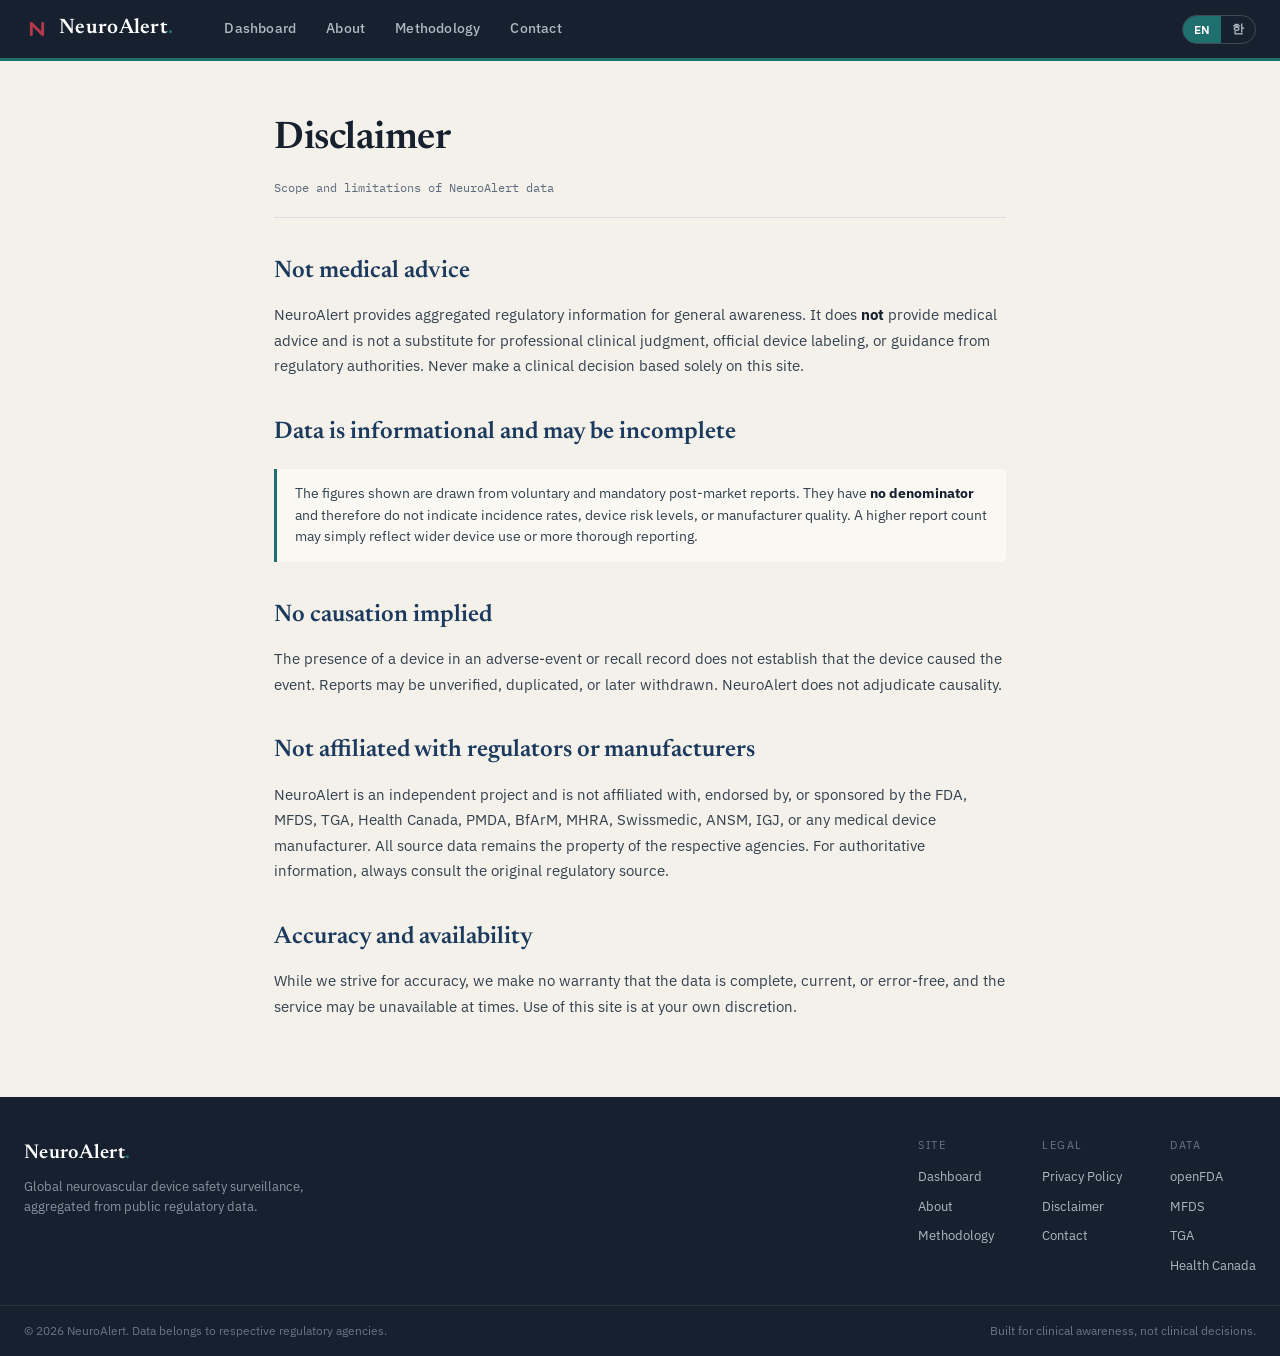
<file: disclaimer.html>
<!DOCTYPE html>
<html lang="en">
<head>
<meta charset="UTF-8">
<meta name="viewport" content="width=device-width, initial-scale=1.0">
<title>Disclaimer — NeuroAlert</title>
<meta name="description" content="NeuroAlert medical and data disclaimer.">
<link rel="preconnect" href="https://fonts.googleapis.com">
<link rel="preconnect" href="https://fonts.gstatic.com" crossorigin>
<link href="https://fonts.googleapis.com/css2?family=Newsreader:opsz,wght@6..72,400;6..72,500;6..72,600&family=IBM+Plex+Sans:wght@400;500;600;700&family=IBM+Plex+Sans+KR:wght@400;500;600&family=IBM+Plex+Mono:wght@400;500&display=swap" rel="stylesheet">
<link rel="icon" type="image/svg+xml" href="favicon.svg">
<link rel="icon" type="image/png" sizes="32x32" href="favicon-32.png">
<link rel="apple-touch-icon" href="apple-touch-icon.png">
<link rel="stylesheet" href="style.css">
</head>
<body>
<header class="topbar">
  <div class="topbar-inner">
    <a href="index.html" class="brand">
      <svg class="brand-mark" viewBox="0 0 64 64" aria-hidden="true">
        <path d="M18 46 L18 18 L46 46 L46 18" fill="none" stroke="#b5384a" stroke-width="7" stroke-linecap="round" stroke-linejoin="round"/>
      </svg>
      <span class="brand-text">NeuroAlert<span class="brand-dot">.</span></span>
    </a>
    <nav class="topnav">
      <a href="index.html" data-i18n="nav_dashboard">Dashboard</a>
      <a href="about.html"  data-i18n="nav_about">About</a>
      <a href="methodology.html"  data-i18n="nav_method">Methodology</a>
      <a href="contact.html"  data-i18n="nav_contact">Contact</a>
    </nav>
    <div class="topbar-right">
      <div class="lang-toggle" id="langToggle">
        <button data-lang="en" class="active">EN</button>
        <button data-lang="ko">한</button>
      </div>
    </div>
  </div>
</header>
<main class="doc">
<div class="lang-en">
<h1>Disclaimer</h1>
<div class="doc-meta">Scope and limitations of NeuroAlert data</div>
<h2>Not medical advice</h2>
<p>NeuroAlert provides aggregated regulatory information for general awareness. It does <strong>not</strong> provide medical advice and is not a substitute for professional clinical judgment, official device labeling, or guidance from regulatory authorities. Never make a clinical decision based solely on this site.</p>
<h2>Data is informational and may be incomplete</h2>
<div class="callout">The figures shown are drawn from voluntary and mandatory post-market reports. They have <strong>no denominator</strong> and therefore do not indicate incidence rates, device risk levels, or manufacturer quality. A higher report count may simply reflect wider device use or more thorough reporting.</div>
<h2>No causation implied</h2>
<p>The presence of a device in an adverse-event or recall record does not establish that the device caused the event. Reports may be unverified, duplicated, or later withdrawn. NeuroAlert does not adjudicate causality.</p>
<h2>Not affiliated with regulators or manufacturers</h2>
<p>NeuroAlert is an independent project and is not affiliated with, endorsed by, or sponsored by the FDA, MFDS, TGA, Health Canada, PMDA, BfArM, MHRA, Swissmedic, ANSM, IGJ, or any medical device manufacturer. All source data remains the property of the respective agencies. For authoritative information, always consult the original regulatory source.</p>
<h2>Accuracy and availability</h2>
<p>While we strive for accuracy, we make no warranty that the data is complete, current, or error-free, and the service may be unavailable at times. Use of this site is at your own discretion.</p>
</div>
<div class="lang-ko" hidden>
<h1>면책 고지</h1>
<div class="doc-meta">NeuroAlert 데이터의 범위와 한계</div>
<h2>의학적 조언이 아님</h2>
<p>NeuroAlert는 일반적 인지를 위한 집계 규제 정보를 제공합니다. 의학적 조언을 제공하지 <strong>않으며</strong>, 전문적 임상 판단·공식 기기 라벨·규제 기관 지침을 대체할 수 없습니다. 본 사이트만을 근거로 임상적 결정을 내리지 마세요.</p>
<h2>데이터는 정보용이며 불완전할 수 있음</h2>
<div class="callout">표시된 수치는 자발적·의무적 사후감시 보고에서 추출됩니다. <strong>분모가 없으므로</strong> 발생률·기기 위험 수준·제조사 품질을 나타내지 않습니다. 보고 건수가 많은 것은 단지 기기가 더 널리 사용되거나 보고가 철저했음을 반영할 수 있습니다.</div>
<h2>인과관계를 의미하지 않음</h2>
<p>이상사례·리콜 레코드에 기기가 등장한다고 해서 그 기기가 사건을 일으켰다는 근거가 되지 않습니다. 보고는 검증되지 않았거나 중복되거나 이후 철회될 수 있습니다. NeuroAlert는 인과관계를 판단하지 않습니다.</p>
<h2>규제기관·제조사와 무관</h2>
<p>NeuroAlert는 독립적 프로젝트이며 FDA, 식약처, TGA, 캐나다 보건부, 일본 PMDA, 독일 BfArM, 영국 MHRA, 스위스 Swissmedic, 프랑스 ANSM, 네덜란드 IGJ 또는 어떤 의료기기 제조사와도 제휴·보증·후원 관계가 없습니다. 모든 출처 데이터는 각 기관에 귀속됩니다. 공식 정보는 항상 원본 규제 출처를 확인하세요.</p>
<h2>정확성 및 가용성</h2>
<p>정확성을 위해 노력하지만, 데이터가 완전·최신·무오류라고 보증하지 않으며, 서비스가 가끔 중단될 수 있습니다. 본 사이트 이용은 이용자 본인의 판단에 따릅니다.</p>
</div></main>
<footer class="footer">
  <div class="footer-inner">
    <div class="footer-brand">
      <span class="brand-text">NeuroAlert<span class="brand-dot">.</span></span>
      <p data-i18n="foot_brand">Global neurovascular device safety surveillance, aggregated from public regulatory data.</p>
    </div>
    <div class="footer-cols">
      <div class="fcol"><span class="fcol-h" data-i18n="foot_site">Site</span>
        <a href="index.html" data-i18n="nav_dashboard">Dashboard</a><a href="about.html" data-i18n="nav_about">About</a><a href="methodology.html" data-i18n="nav_method">Methodology</a></div>
      <div class="fcol"><span class="fcol-h" data-i18n="foot_legal">Legal</span>
        <a href="privacy.html" data-i18n="foot_privacy">Privacy Policy</a><a href="disclaimer.html" data-i18n="foot_disclaimer">Disclaimer</a><a href="contact.html" data-i18n="nav_contact">Contact</a></div>
      <div class="fcol"><span class="fcol-h" data-i18n="foot_data">Data</span>
        <a href="https://open.fda.gov" target="_blank" rel="noopener">openFDA</a>
        <a href="https://www.mfds.go.kr" target="_blank" rel="noopener">MFDS</a>
        <a href="https://www.tga.gov.au" target="_blank" rel="noopener">TGA</a>
        <a href="https://recalls-rappels.canada.ca" target="_blank" rel="noopener">Health Canada</a></div>
    </div>
  </div>
  <div class="footer-bottom">
    <span data-i18n="foot_copy">© 2026 NeuroAlert. Data belongs to respective regulatory agencies.</span>
    <span data-i18n="foot_tag">Built for clinical awareness, not clinical decisions.</span>
  </div>
</footer>
<script src="i18n.js"></script>
</body></html>
</file>
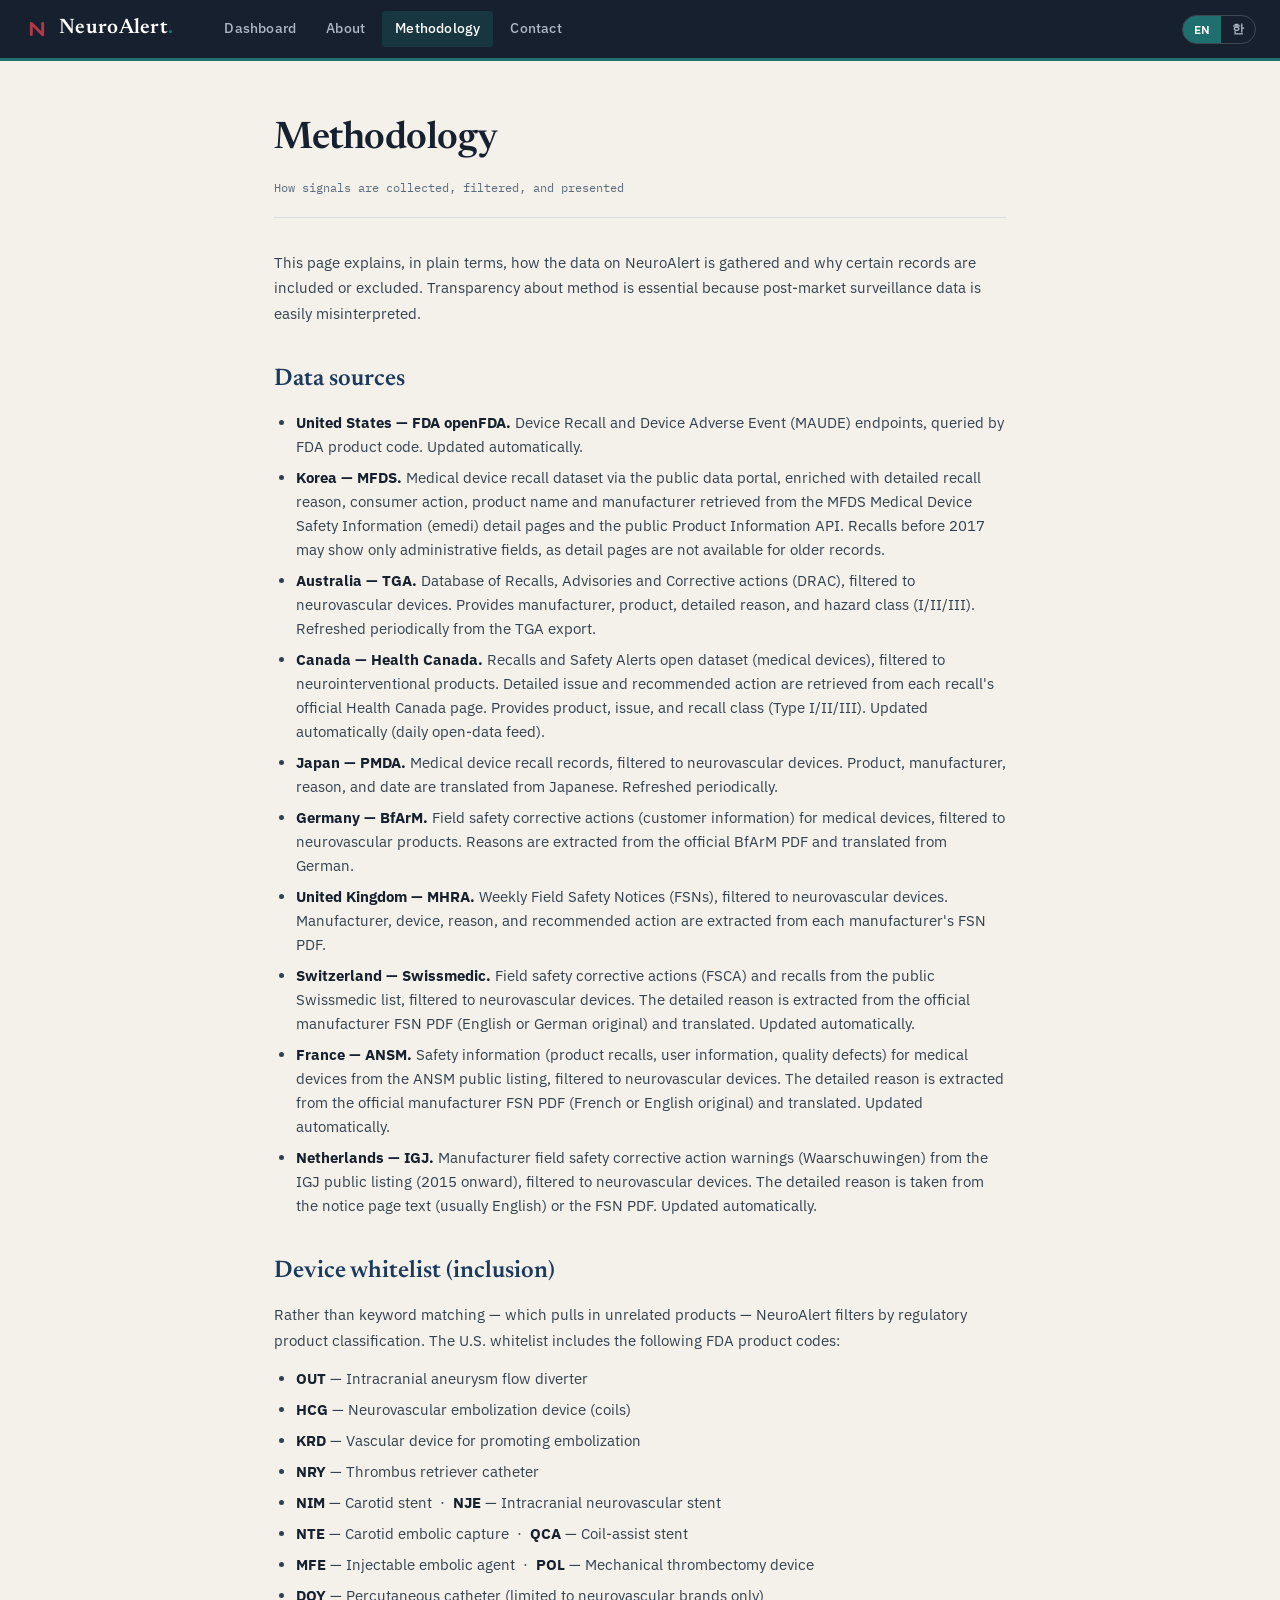
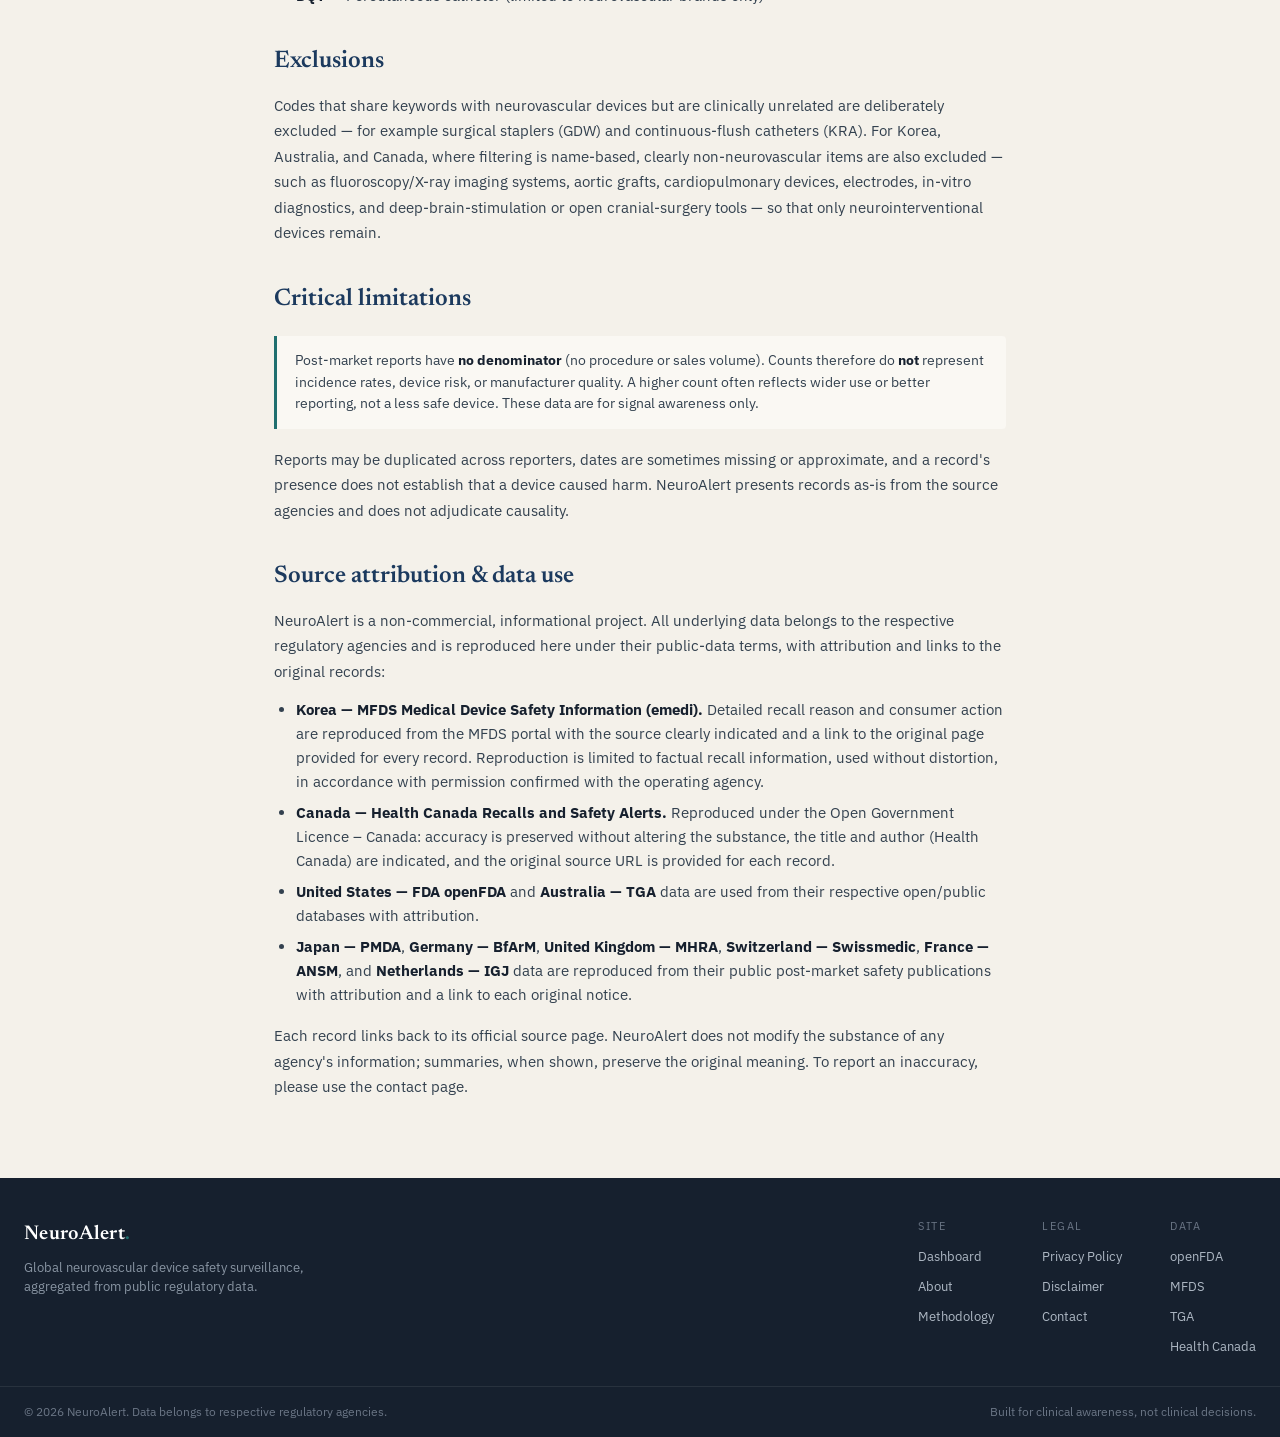
<file: methodology.html>
<!DOCTYPE html>
<html lang="en">
<head>
<meta charset="UTF-8">
<meta name="viewport" content="width=device-width, initial-scale=1.0">
<title>Methodology — NeuroAlert</title>
<meta name="description" content="How NeuroAlert collects and filters neurovascular device safety data.">
<link rel="preconnect" href="https://fonts.googleapis.com">
<link rel="preconnect" href="https://fonts.gstatic.com" crossorigin>
<link href="https://fonts.googleapis.com/css2?family=Newsreader:opsz,wght@6..72,400;6..72,500;6..72,600&family=IBM+Plex+Sans:wght@400;500;600;700&family=IBM+Plex+Sans+KR:wght@400;500;600&family=IBM+Plex+Mono:wght@400;500&display=swap" rel="stylesheet">
<link rel="icon" type="image/svg+xml" href="favicon.svg">
<link rel="icon" type="image/png" sizes="32x32" href="favicon-32.png">
<link rel="apple-touch-icon" href="apple-touch-icon.png">
<link rel="stylesheet" href="style.css">
</head>
<body>
<header class="topbar">
  <div class="topbar-inner">
    <a href="index.html" class="brand">
      <svg class="brand-mark" viewBox="0 0 64 64" aria-hidden="true">
        <path d="M18 46 L18 18 L46 46 L46 18" fill="none" stroke="#b5384a" stroke-width="7" stroke-linecap="round" stroke-linejoin="round"/>
      </svg>
      <span class="brand-text">NeuroAlert<span class="brand-dot">.</span></span>
    </a>
    <nav class="topnav">
      <a href="index.html" data-i18n="nav_dashboard">Dashboard</a>
      <a href="about.html"  data-i18n="nav_about">About</a>
      <a href="methodology.html" class="active" data-i18n="nav_method">Methodology</a>
      <a href="contact.html"  data-i18n="nav_contact">Contact</a>
    </nav>
    <div class="topbar-right">
      <div class="lang-toggle" id="langToggle">
        <button data-lang="en" class="active">EN</button>
        <button data-lang="ko">한</button>
      </div>
    </div>
  </div>
</header>
<main class="doc">
<div class="lang-en">
<h1>Methodology</h1>
<div class="doc-meta">How signals are collected, filtered, and presented</div>
<p>This page explains, in plain terms, how the data on NeuroAlert is gathered and why certain records are included or excluded. Transparency about method is essential because post-market surveillance data is easily misinterpreted.</p>
<h2>Data sources</h2>
<ul>
<li><strong>United States — FDA openFDA.</strong> Device Recall and Device Adverse Event (MAUDE) endpoints, queried by FDA product code. Updated automatically.</li>
<li><strong>Korea — MFDS.</strong> Medical device recall dataset via the public data portal, enriched with detailed recall reason, consumer action, product name and manufacturer retrieved from the MFDS Medical Device Safety Information (emedi) detail pages and the public Product Information API. Recalls before 2017 may show only administrative fields, as detail pages are not available for older records.</li>
<li><strong>Australia — TGA.</strong> Database of Recalls, Advisories and Corrective actions (DRAC), filtered to neurovascular devices. Provides manufacturer, product, detailed reason, and hazard class (I/II/III). Refreshed periodically from the TGA export.</li>
<li><strong>Canada — Health Canada.</strong> Recalls and Safety Alerts open dataset (medical devices), filtered to neurointerventional products. Detailed issue and recommended action are retrieved from each recall's official Health Canada page. Provides product, issue, and recall class (Type I/II/III). Updated automatically (daily open-data feed).</li>
<li><strong>Japan — PMDA.</strong> Medical device recall records, filtered to neurovascular devices. Product, manufacturer, reason, and date are translated from Japanese. Refreshed periodically.</li>
<li><strong>Germany — BfArM.</strong> Field safety corrective actions (customer information) for medical devices, filtered to neurovascular products. Reasons are extracted from the official BfArM PDF and translated from German.</li>
<li><strong>United Kingdom — MHRA.</strong> Weekly Field Safety Notices (FSNs), filtered to neurovascular devices. Manufacturer, device, reason, and recommended action are extracted from each manufacturer's FSN PDF.</li>
<li><strong>Switzerland — Swissmedic.</strong> Field safety corrective actions (FSCA) and recalls from the public Swissmedic list, filtered to neurovascular devices. The detailed reason is extracted from the official manufacturer FSN PDF (English or German original) and translated. Updated automatically.</li>
<li><strong>France — ANSM.</strong> Safety information (product recalls, user information, quality defects) for medical devices from the ANSM public listing, filtered to neurovascular devices. The detailed reason is extracted from the official manufacturer FSN PDF (French or English original) and translated. Updated automatically.</li>
<li><strong>Netherlands — IGJ.</strong> Manufacturer field safety corrective action warnings (Waarschuwingen) from the IGJ public listing (2015 onward), filtered to neurovascular devices. The detailed reason is taken from the notice page text (usually English) or the FSN PDF. Updated automatically.</li>
</ul>
<h2>Device whitelist (inclusion)</h2>
<p>Rather than keyword matching — which pulls in unrelated products — NeuroAlert filters by regulatory product classification. The U.S. whitelist includes the following FDA product codes:</p>
<ul>
<li><strong>OUT</strong> — Intracranial aneurysm flow diverter</li>
<li><strong>HCG</strong> — Neurovascular embolization device (coils)</li>
<li><strong>KRD</strong> — Vascular device for promoting embolization</li>
<li><strong>NRY</strong> — Thrombus retriever catheter</li>
<li><strong>NIM</strong> — Carotid stent &nbsp;·&nbsp; <strong>NJE</strong> — Intracranial neurovascular stent</li>
<li><strong>NTE</strong> — Carotid embolic capture &nbsp;·&nbsp; <strong>QCA</strong> — Coil-assist stent</li>
<li><strong>MFE</strong> — Injectable embolic agent &nbsp;·&nbsp; <strong>POL</strong> — Mechanical thrombectomy device</li>
<li><strong>DQY</strong> — Percutaneous catheter (limited to neurovascular brands only)</li>
</ul>
<h2>Exclusions</h2>
<p>Codes that share keywords with neurovascular devices but are clinically unrelated are deliberately excluded — for example surgical staplers (GDW) and continuous-flush catheters (KRA). For Korea, Australia, and Canada, where filtering is name-based, clearly non-neurovascular items are also excluded — such as fluoroscopy/X-ray imaging systems, aortic grafts, cardiopulmonary devices, electrodes, in-vitro diagnostics, and deep-brain-stimulation or open cranial-surgery tools — so that only neurointerventional devices remain.</p>
<h2>Critical limitations</h2>
<div class="callout">Post-market reports have <strong>no denominator</strong> (no procedure or sales volume). Counts therefore do <strong>not</strong> represent incidence rates, device risk, or manufacturer quality. A higher count often reflects wider use or better reporting, not a less safe device. These data are for signal awareness only.</div>
<p>Reports may be duplicated across reporters, dates are sometimes missing or approximate, and a record's presence does not establish that a device caused harm. NeuroAlert presents records as-is from the source agencies and does not adjudicate causality.</p>
<h2>Source attribution &amp; data use</h2>
<p>NeuroAlert is a non-commercial, informational project. All underlying data belongs to the respective regulatory agencies and is reproduced here under their public-data terms, with attribution and links to the original records:</p>
<ul>
<li><strong>Korea — MFDS Medical Device Safety Information (emedi).</strong> Detailed recall reason and consumer action are reproduced from the MFDS portal with the source clearly indicated and a link to the original page provided for every record. Reproduction is limited to factual recall information, used without distortion, in accordance with permission confirmed with the operating agency.</li>
<li><strong>Canada — Health Canada Recalls and Safety Alerts.</strong> Reproduced under the Open Government Licence – Canada: accuracy is preserved without altering the substance, the title and author (Health Canada) are indicated, and the original source URL is provided for each record.</li>
<li><strong>United States — FDA openFDA</strong> and <strong>Australia — TGA</strong> data are used from their respective open/public databases with attribution.</li>
<li><strong>Japan — PMDA</strong>, <strong>Germany — BfArM</strong>, <strong>United Kingdom — MHRA</strong>, <strong>Switzerland — Swissmedic</strong>, <strong>France — ANSM</strong>, and <strong>Netherlands — IGJ</strong> data are reproduced from their public post-market safety publications with attribution and a link to each original notice.</li>
</ul>
<p>Each record links back to its official source page. NeuroAlert does not modify the substance of any agency's information; summaries, when shown, preserve the original meaning. To report an inaccuracy, please use the contact page.</p>
</div>
<div class="lang-ko" hidden>
<h1>방법론</h1>
<div class="doc-meta">신호를 수집·필터링·표시하는 방식</div>
<p>이 페이지는 NeuroAlert의 데이터가 어떻게 수집되고 왜 특정 레코드가 포함·제외되는지를 쉽게 설명합니다. 사후감시 데이터는 잘못 해석되기 쉬우므로 방법의 투명성이 중요합니다.</p>
<h2>데이터 출처</h2>
<ul>
<li><strong>미국 — FDA openFDA.</strong> 기기 리콜 및 이상사례(MAUDE) 엔드포인트를 FDA 제품코드로 조회. 자동 업데이트.</li>
<li><strong>한국 — 식약처(MFDS).</strong> 공공데이터포털의 의료기기 회수 데이터셋에, 의료기기안심책방(emedi) 상세 페이지와 품목정보 공개 API에서 가져온 상세 회수사유·소비자 조치·제품명·제조사를 결합. 2017년 이전 회수는 상세 페이지가 제공되지 않아 행정 정보만 표시될 수 있음.</li>
<li><strong>호주 — TGA.</strong> 회수·권고·시정조치 데이터베이스(DRAC)를 신경중재 기기로 필터링. 제조사·제품·상세 사유·위험등급(I/II/III) 제공. TGA 내보내기 파일로 주기적 갱신.</li>
<li><strong>캐나다 — 보건부.</strong> 회수·안전경고 공개 데이터셋(의료기기)을 신경중재 제품으로 필터링. 상세 사유·권고 조치는 각 회수 건의 캐나다 보건부 공식 페이지에서 가져옴. 제품·사유·회수등급(Type I/II/III) 제공. 매일 공개 데이터 갱신.</li>
<li><strong>일본 — PMDA.</strong> 의료기기 회수 레코드를 신경중재 기기로 필터링. 제품·제조사·사유·날짜는 일본어에서 번역. 주기적 갱신.</li>
<li><strong>독일 — BfArM.</strong> 의료기기 현장안전조치(고객 안내)를 신경중재 제품으로 필터링. 사유는 공식 BfArM PDF에서 추출해 독일어에서 번역.</li>
<li><strong>영국 — MHRA.</strong> 주간 현장안전성공지(FSN)를 신경중재 기기로 필터링. 제조사·기기·사유·권고 조치를 각 제조사 FSN PDF에서 추출.</li>
<li><strong>스위스 — Swissmedic.</strong> 공개 안전성 시정조치(FSCA)·회수 목록을 신경중재 기기로 필터링. 상세 사유는 제조사 공식 FSN PDF(영어 또는 독일어 원문)에서 추출해 번역. 자동 업데이트.</li>
<li><strong>프랑스 — ANSM.</strong> 공개 안전성 정보(제품 회수·사용자 안내·품질 결함) 목록을 신경중재 기기로 필터링. 상세 사유는 제조사 공식 FSN PDF(프랑스어 또는 영어 원문)에서 추출해 번역. 자동 업데이트.</li>
<li><strong>네덜란드 — IGJ.</strong> 공개 제조사 안전성 시정조치 경고(Waarschuwingen, 2015년~) 목록을 신경중재 기기로 필터링. 상세 사유는 공지 페이지 본문(주로 영어) 또는 FSN PDF에서 추출. 자동 업데이트.</li>
</ul>
<h2>기기 화이트리스트(포함 기준)</h2>
<p>무관한 제품까지 딸려오는 키워드 매칭 대신, NeuroAlert는 규제 제품 분류 기준으로 필터링합니다. 미국 화이트리스트는 다음 FDA 제품코드를 포함합니다:</p>
<ul>
<li><strong>OUT</strong> — 두개내 동맥류 플로우 다이버터</li>
<li><strong>HCG</strong> — 신경혈관 색전 기기(코일)</li>
<li><strong>KRD</strong> — 색전 촉진용 혈관 기기</li>
<li><strong>NRY</strong> — 혈전제거 카테터</li>
<li><strong>NIM</strong> — 경동맥 스텐트 &nbsp;·&nbsp; <strong>NJE</strong> — 두개내 신경혈관 스텐트</li>
<li><strong>NTE</strong> — 경동맥 색전 포착 장치 &nbsp;·&nbsp; <strong>QCA</strong> — 코일 보조 스텐트</li>
<li><strong>MFE</strong> — 액상 색전물질 &nbsp;·&nbsp; <strong>POL</strong> — 기계적 혈전절제 기기</li>
<li><strong>DQY</strong> — 경피적 카테터(신경혈관 브랜드로만 한정)</li>
</ul>
<h2>제외 기준</h2>
<p>신경혈관 기기와 키워드는 같지만 임상적으로 무관한 코드는 의도적으로 제외합니다 — 예를 들어 외과용 스테이플러(GDW), 연속 플러시 카테터(KRA) 등입니다. 이름 기반으로 필터링하는 한국·호주·캐나다에서는 명백히 신경중재가 아닌 항목도 제외합니다 — 엑스선 투시 영상장치, 대동맥 그라프트, 심폐용 기기, 전극, 체외진단기기, 뇌심부자극(DBS)·개두술 도구 등 — 그래서 신경중재 기기만 남도록 합니다.</p>
<h2>중요한 한계</h2>
<div class="callout">사후감시 보고는 <strong>분모(시술 건수·판매량)가 없습니다.</strong> 따라서 건수는 발생률·기기 위험도·제조사 품질을 <strong>의미하지 않습니다.</strong> 건수가 많은 것은 더 널리 쓰이거나 보고가 철저하다는 뜻일 때가 많으며, 더 위험한 기기라는 의미가 아닙니다. 이 데이터는 신호 인지 목적입니다.</div>
<p>보고는 여러 보고자에 의해 중복될 수 있고, 일자가 누락되거나 근사치일 수 있으며, 레코드가 존재한다고 해서 기기가 해를 일으켰다는 근거가 되지는 않습니다. NeuroAlert는 출처 기관의 레코드를 있는 그대로 표시하며 인과관계를 판단하지 않습니다.</p>
<h2>출처 표기 및 데이터 이용</h2>
<p>NeuroAlert는 비영리 정보 제공 프로젝트입니다. 모든 원본 데이터는 각 규제기관에 귀속되며, 해당 기관의 공개 데이터 이용 조건에 따라 출처를 밝히고 원본 링크를 제공하여 표시합니다.</p>
<ul>
<li><strong>한국 — 식약처 의료기기안심책방(emedi).</strong> 상세 회수사유와 소비자 조치는 식약처 포털의 정보를 출처를 명확히 밝히고 각 건마다 원본 페이지 링크를 제공하여 표시합니다. 사실에 해당하는 회수 정보에 한하여, 내용을 왜곡하지 않고 운영기관에 확인받은 범위 내에서 인용합니다.</li>
<li><strong>캐나다 — 보건부 회수·안전경고.</strong> 캐나다 정부 공개 라이선스(Open Government Licence – Canada)에 따라, 핵심 내용을 변경하지 않고 정확성을 유지하며, 제목과 작성 기관(Health Canada)을 명시하고 각 건의 원본 URL을 제공합니다.</li>
<li><strong>미국 — FDA openFDA</strong> 및 <strong>호주 — TGA</strong> 데이터는 각 공개 데이터베이스에서 출처를 밝혀 이용합니다.</li>
<li><strong>일본 — PMDA</strong>, <strong>독일 — BfArM</strong>, <strong>영국 — MHRA</strong>, <strong>스위스 — Swissmedic</strong>, <strong>프랑스 — ANSM</strong>, <strong>네덜란드 — IGJ</strong> 데이터는 각 공개 사후감시 공지에서 출처를 밝히고 원본 링크를 제공하여 표시합니다.</li>
</ul>
<p>모든 레코드는 공식 출처 페이지로 연결됩니다. NeuroAlert는 어떤 기관 정보의 핵심 내용도 변형하지 않으며, 요약을 표시하는 경우에도 원래 의미를 유지합니다. 부정확한 내용은 연락 페이지를 통해 알려주시기 바랍니다.</p>
</div></main>
<footer class="footer">
  <div class="footer-inner">
    <div class="footer-brand">
      <span class="brand-text">NeuroAlert<span class="brand-dot">.</span></span>
      <p data-i18n="foot_brand">Global neurovascular device safety surveillance, aggregated from public regulatory data.</p>
    </div>
    <div class="footer-cols">
      <div class="fcol"><span class="fcol-h" data-i18n="foot_site">Site</span>
        <a href="index.html" data-i18n="nav_dashboard">Dashboard</a><a href="about.html" data-i18n="nav_about">About</a><a href="methodology.html" data-i18n="nav_method">Methodology</a></div>
      <div class="fcol"><span class="fcol-h" data-i18n="foot_legal">Legal</span>
        <a href="privacy.html" data-i18n="foot_privacy">Privacy Policy</a><a href="disclaimer.html" data-i18n="foot_disclaimer">Disclaimer</a><a href="contact.html" data-i18n="nav_contact">Contact</a></div>
      <div class="fcol"><span class="fcol-h" data-i18n="foot_data">Data</span>
        <a href="https://open.fda.gov" target="_blank" rel="noopener">openFDA</a>
        <a href="https://www.mfds.go.kr" target="_blank" rel="noopener">MFDS</a>
        <a href="https://www.tga.gov.au" target="_blank" rel="noopener">TGA</a>
        <a href="https://recalls-rappels.canada.ca" target="_blank" rel="noopener">Health Canada</a></div>
    </div>
  </div>
  <div class="footer-bottom">
    <span data-i18n="foot_copy">© 2026 NeuroAlert. Data belongs to respective regulatory agencies.</span>
    <span data-i18n="foot_tag">Built for clinical awareness, not clinical decisions.</span>
  </div>
</footer>
<script src="i18n.js"></script>
</body></html>
</file>
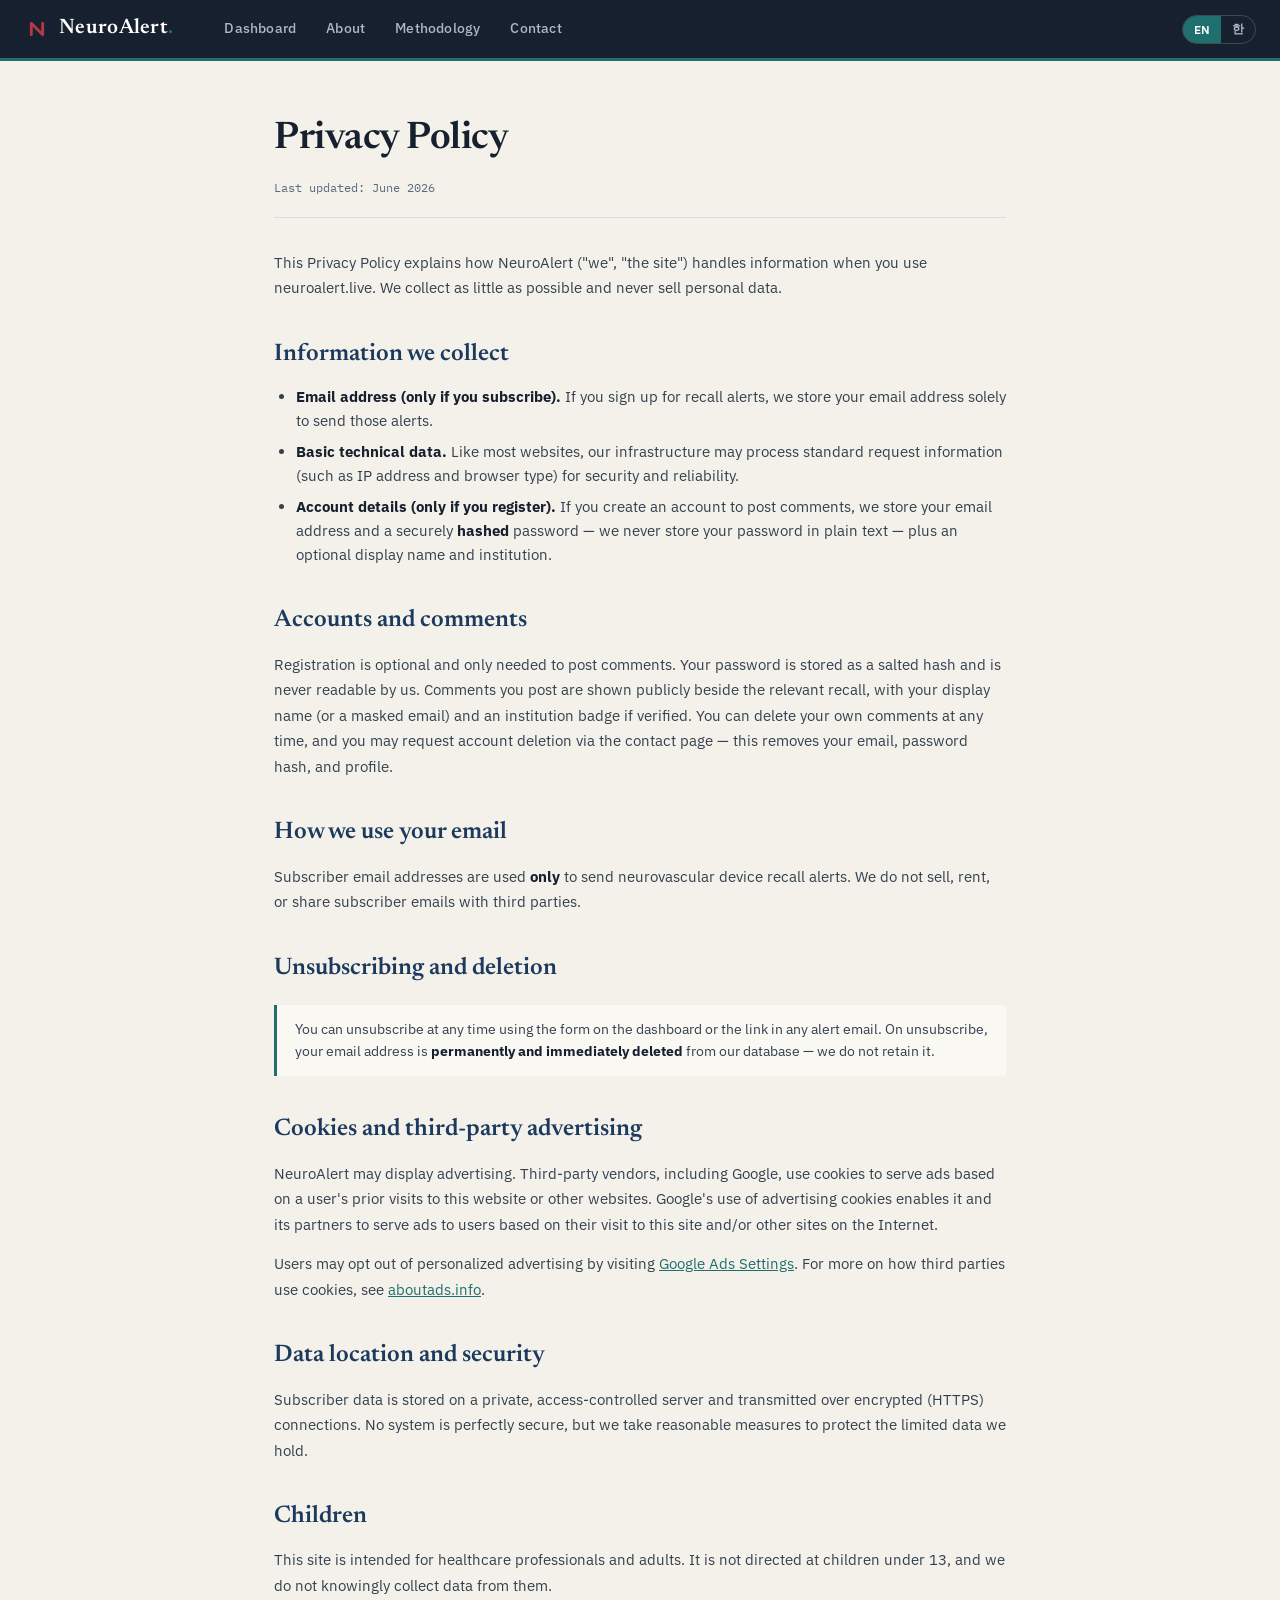
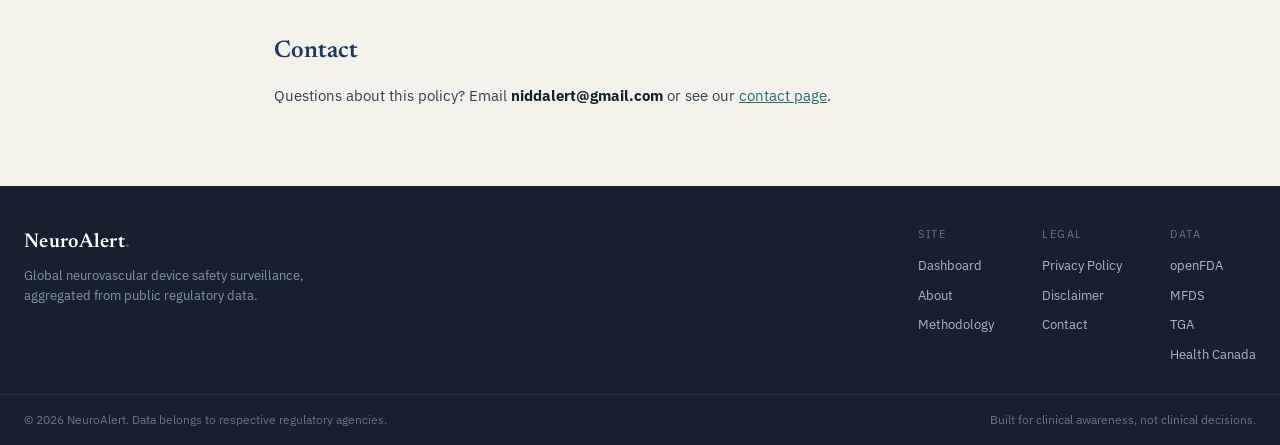
<file: privacy.html>
<!DOCTYPE html>
<html lang="en">
<head>
<meta charset="UTF-8">
<meta name="viewport" content="width=device-width, initial-scale=1.0">
<title>Privacy Policy — NeuroAlert</title>
<meta name="description" content="NeuroAlert privacy policy, including cookies and third-party advertising.">
<link rel="preconnect" href="https://fonts.googleapis.com">
<link rel="preconnect" href="https://fonts.gstatic.com" crossorigin>
<link href="https://fonts.googleapis.com/css2?family=Newsreader:opsz,wght@6..72,400;6..72,500;6..72,600&family=IBM+Plex+Sans:wght@400;500;600;700&family=IBM+Plex+Sans+KR:wght@400;500;600&family=IBM+Plex+Mono:wght@400;500&display=swap" rel="stylesheet">
<link rel="icon" type="image/svg+xml" href="favicon.svg">
<link rel="icon" type="image/png" sizes="32x32" href="favicon-32.png">
<link rel="apple-touch-icon" href="apple-touch-icon.png">
<link rel="stylesheet" href="style.css">
</head>
<body>
<header class="topbar">
  <div class="topbar-inner">
    <a href="index.html" class="brand">
      <svg class="brand-mark" viewBox="0 0 64 64" aria-hidden="true">
        <path d="M18 46 L18 18 L46 46 L46 18" fill="none" stroke="#b5384a" stroke-width="7" stroke-linecap="round" stroke-linejoin="round"/>
      </svg>
      <span class="brand-text">NeuroAlert<span class="brand-dot">.</span></span>
    </a>
    <nav class="topnav">
      <a href="index.html" data-i18n="nav_dashboard">Dashboard</a>
      <a href="about.html"  data-i18n="nav_about">About</a>
      <a href="methodology.html"  data-i18n="nav_method">Methodology</a>
      <a href="contact.html"  data-i18n="nav_contact">Contact</a>
    </nav>
    <div class="topbar-right">
      <div class="lang-toggle" id="langToggle">
        <button data-lang="en" class="active">EN</button>
        <button data-lang="ko">한</button>
      </div>
    </div>
  </div>
</header>
<main class="doc">
<div class="lang-en">
<h1>Privacy Policy</h1>
<div class="doc-meta">Last updated: June 2026</div>
<p>This Privacy Policy explains how NeuroAlert ("we", "the site") handles information when you use neuroalert.live. We collect as little as possible and never sell personal data.</p>
<h2>Information we collect</h2>
<ul>
<li><strong>Email address (only if you subscribe).</strong> If you sign up for recall alerts, we store your email address solely to send those alerts.</li>
<li><strong>Basic technical data.</strong> Like most websites, our infrastructure may process standard request information (such as IP address and browser type) for security and reliability.</li>
<li><strong>Account details (only if you register).</strong> If you create an account to post comments, we store your email address and a securely <strong>hashed</strong> password — we never store your password in plain text — plus an optional display name and institution.</li>
</ul>
<h2>Accounts and comments</h2>
<p>Registration is optional and only needed to post comments. Your password is stored as a salted hash and is never readable by us. Comments you post are shown publicly beside the relevant recall, with your display name (or a masked email) and an institution badge if verified. You can delete your own comments at any time, and you may request account deletion via the contact page — this removes your email, password hash, and profile.</p>
<h2>How we use your email</h2>
<p>Subscriber email addresses are used <strong>only</strong> to send neurovascular device recall alerts. We do not sell, rent, or share subscriber emails with third parties.</p>
<h2>Unsubscribing and deletion</h2>
<div class="callout">You can unsubscribe at any time using the form on the dashboard or the link in any alert email. On unsubscribe, your email address is <strong>permanently and immediately deleted</strong> from our database — we do not retain it.</div>
<h2>Cookies and third-party advertising</h2>
<p>NeuroAlert may display advertising. Third-party vendors, including Google, use cookies to serve ads based on a user's prior visits to this website or other websites. Google's use of advertising cookies enables it and its partners to serve ads to users based on their visit to this site and/or other sites on the Internet.</p>
<p>Users may opt out of personalized advertising by visiting <a href="https://www.google.com/settings/ads" target="_blank" rel="noopener">Google Ads Settings</a>. For more on how third parties use cookies, see <a href="https://www.aboutads.info" target="_blank" rel="noopener">aboutads.info</a>.</p>
<h2>Data location and security</h2>
<p>Subscriber data is stored on a private, access-controlled server and transmitted over encrypted (HTTPS) connections. No system is perfectly secure, but we take reasonable measures to protect the limited data we hold.</p>
<h2>Children</h2>
<p>This site is intended for healthcare professionals and adults. It is not directed at children under 13, and we do not knowingly collect data from them.</p>
<h2>Contact</h2>
<p>Questions about this policy? Email <strong>niddalert@gmail.com</strong> or see our <a href="contact.html">contact page</a>.</p>
</div>
<div class="lang-ko" hidden>
<h1>개인정보처리방침</h1>
<div class="doc-meta">최종 업데이트: 2026년 6월</div>
<p>본 방침은 neuroalert.live 이용 시 NeuroAlert("본 사이트")가 정보를 어떻게 처리하는지 설명합니다. 우리는 최소한의 정보만 수집하며 개인정보를 절대 판매하지 않습니다.</p>
<h2>수집하는 정보</h2>
<ul>
<li><strong>이메일 주소(구독 시에만).</strong> 리콜 알림을 신청하시면 해당 알림 발송을 위해서만 이메일 주소를 저장합니다.</li>
<li><strong>기본 기술 데이터.</strong> 대부분의 웹사이트처럼, 보안과 안정성을 위해 표준 요청 정보(IP 주소, 브라우저 종류 등)를 처리할 수 있습니다.</li>
<li><strong>계정 정보(가입 시에만).</strong> 댓글 작성을 위해 계정을 만들면 이메일 주소와 안전하게 <strong>해시 처리된</strong> 비밀번호(평문 비밀번호는 절대 저장하지 않습니다), 그리고 선택적 표시 이름·소속을 저장합니다.</li>
</ul>
<h2>계정 및 댓글</h2>
<p>회원 가입은 선택이며 댓글 작성에만 필요합니다. 비밀번호는 솔트가 적용된 해시로 저장되어 운영자도 알아볼 수 없습니다. 작성한 댓글은 해당 리콜 옆에 표시 이름(또는 마스킹된 이메일)과 인증 시 소속 배지와 함께 공개적으로 표시됩니다. 본인 댓글은 언제든 삭제할 수 있으며, 문의 페이지를 통해 계정 삭제를 요청하면 이메일·비밀번호 해시·프로필이 모두 제거됩니다.</p>
<h2>이메일 이용 목적</h2>
<p>구독자 이메일은 신경중재 기기 리콜 알림 발송에만 <strong>사용</strong>됩니다. 제3자에게 판매·대여·공유하지 않습니다.</p>
<h2>구독 해지 및 삭제</h2>
<div class="callout">대시보드의 양식 또는 알림 이메일의 링크를 통해 언제든 구독을 해지할 수 있습니다. 구독 해지 시 귀하의 이메일 주소는 데이터베이스에서 <strong>즉시 완전히 삭제</strong>되며 보관하지 않습니다.</div>
<h2>쿠키 및 제3자 광고</h2>
<p>NeuroAlert는 광고를 표시할 수 있습니다. Google을 포함한 제3자 공급업체는 사용자의 이 웹사이트 또는 다른 웹사이트 방문 기록을 바탕으로 광고를 게재하기 위해 쿠키를 사용합니다. Google의 광고 쿠키 사용은 Google과 그 파트너가 사용자의 방문 기록에 따라 광고를 게재할 수 있게 합니다.</p>
<p>사용자는 <a href="https://www.google.com/settings/ads" target="_blank" rel="noopener">Google 광고 설정</a>에서 맞춤 광고를 옵아웃할 수 있습니다. 제3자 쿠키 사용에 대한 자세한 내용은 <a href="https://www.aboutads.info" target="_blank" rel="noopener">aboutads.info</a>를 참고하세요.</p>
<h2>데이터 보관 및 보안</h2>
<p>구독자 데이터는 접근이 통제된 개인 서버에 저장되며 암호화(HTTPS) 연결을 통해 전송됩니다. 완벽히 안전한 시스템은 없지만, 우리가 보관하는 제한된 데이터를 보호하기 위해 합리적인 조치를 취합니다.</p>
<h2>아동</h2>
<p>본 사이트는 의료 전문가 및 성인을 대상으로 합니다. 13세 미만 아동을 대상으로 하지 않으며, 이들의 데이터를 고의로 수집하지 않습니다.</p>
<h2>문의</h2>
<p>본 방침에 관한 문의는 <strong>niddalert@gmail.com</strong> 또는 <a href="contact.html">문의 페이지</a>를 이용하세요.</p>
</div></main>
<footer class="footer">
  <div class="footer-inner">
    <div class="footer-brand">
      <span class="brand-text">NeuroAlert<span class="brand-dot">.</span></span>
      <p data-i18n="foot_brand">Global neurovascular device safety surveillance, aggregated from public regulatory data.</p>
    </div>
    <div class="footer-cols">
      <div class="fcol"><span class="fcol-h" data-i18n="foot_site">Site</span>
        <a href="index.html" data-i18n="nav_dashboard">Dashboard</a><a href="about.html" data-i18n="nav_about">About</a><a href="methodology.html" data-i18n="nav_method">Methodology</a></div>
      <div class="fcol"><span class="fcol-h" data-i18n="foot_legal">Legal</span>
        <a href="privacy.html" data-i18n="foot_privacy">Privacy Policy</a><a href="disclaimer.html" data-i18n="foot_disclaimer">Disclaimer</a><a href="contact.html" data-i18n="nav_contact">Contact</a></div>
      <div class="fcol"><span class="fcol-h" data-i18n="foot_data">Data</span>
        <a href="https://open.fda.gov" target="_blank" rel="noopener">openFDA</a>
        <a href="https://www.mfds.go.kr" target="_blank" rel="noopener">MFDS</a>
        <a href="https://www.tga.gov.au" target="_blank" rel="noopener">TGA</a>
        <a href="https://recalls-rappels.canada.ca" target="_blank" rel="noopener">Health Canada</a></div>
    </div>
  </div>
  <div class="footer-bottom">
    <span data-i18n="foot_copy">© 2026 NeuroAlert. Data belongs to respective regulatory agencies.</span>
    <span data-i18n="foot_tag">Built for clinical awareness, not clinical decisions.</span>
  </div>
</footer>
<script src="i18n.js"></script>
</body></html>
</file>
<file: style.css>
/* ============================================================
   NeuroAlert — professional regulatory/clinical aesthetic
   Palette: deep navy ink, slate, parchment, muted teal accent
   Type: Newsreader (serif display) + IBM Plex Sans (body) + Plex Mono
   ============================================================ */
:root{
  --ink:#16202e;          /* near-black navy for text */
  --navy:#1c3a5e;         /* primary deep navy */
  --navy-2:#244c78;       /* lighter navy */
  --slate:#5b6b7d;        /* secondary text */
  --line:#d9dee5;         /* hairlines */
  --line-2:#e8ebf0;
  --paper:#f4f1ea;        /* warm parchment background */
  --paper-2:#faf8f3;      /* card paper */
  --white:#ffffff;
  --teal:#1f6f6f;         /* muted teal accent */
  --teal-ink:#0f4747;
  --amber:#9a6a1f;        /* warning/disclaimer ink */
  --us:#1c3a5e; --kr:#7a2e3a; --au:#8a6d1f; --ca:#9c4722;  /* source tags, desaturated */
  --shadow:0 1px 2px rgba(22,32,46,.06),0 8px 24px rgba(22,32,46,.05);
  --radius:4px;
}
*{margin:0;padding:0;box-sizing:border-box}
html{scroll-behavior:smooth}
body{
  font-family:"IBM Plex Sans",system-ui,sans-serif;
  background:var(--paper);
  color:var(--ink);
  line-height:1.6;
  font-size:15px;
  -webkit-font-smoothing:antialiased;
}
a{color:inherit;text-decoration:none}

/* ---------- top bar ---------- */
.topbar{
  background:var(--ink);
  color:#e8ecf1;
  border-bottom:3px solid var(--teal);
  position:sticky;top:0;z-index:50;
}
.topbar-inner{
  max-width:1300px;margin:0 auto;padding:0 24px;
  height:58px;display:flex;align-items:center;gap:32px;
}
.brand{display:flex;align-items:center;gap:9px;color:#fff}
.brand-mark{width:26px;height:26px;color:var(--teal);flex:none}
.brand-text{font-family:"Newsreader",serif;font-size:21px;font-weight:600;letter-spacing:.3px}
.brand-dot{color:var(--teal)}
.topnav{display:flex;gap:4px;margin-left:6px}
.topnav a{
  font-size:13.5px;font-weight:500;color:#aeb8c4;
  padding:7px 13px;border-radius:var(--radius);transition:.15s;letter-spacing:.2px;
}
.topnav a:hover{color:#fff;background:rgba(255,255,255,.07)}
.topnav a.active{color:#fff;background:rgba(31,111,111,.28)}
.status-pill{
  margin-left:auto;display:flex;align-items:center;gap:7px;
  font-size:12px;font-family:"IBM Plex Mono",monospace;color:#aeb8c4;
  border:1px solid rgba(255,255,255,.14);padding:5px 11px;border-radius:20px;
}
.status-pill .dot{width:7px;height:7px;border-radius:50%;background:#caa94a;flex:none}
.status-pill.live .dot{background:#4fae7a;box-shadow:0 0 0 3px rgba(79,174,122,.18)}
.status-pill.down .dot{background:#b85a4a}

/* ---------- hero ---------- */
.hero{
  background:
    linear-gradient(180deg,rgba(22,32,46,0) 0%,rgba(22,32,46,.02) 100%),
    radial-gradient(1200px 300px at 70% -50%,rgba(31,111,111,.10),transparent),
    var(--paper);
  border-bottom:1px solid var(--line);
}
.hero-inner{max-width:1300px;margin:0 auto;padding:54px 24px 46px}
.hero-eyebrow{
  font-family:"IBM Plex Mono",monospace;font-size:11.5px;letter-spacing:3px;
  color:var(--teal);font-weight:500;margin-bottom:16px;
}
.hero h1{
  font-family:"Newsreader",serif;font-weight:600;
  font-size:clamp(30px,5vw,48px);line-height:1.08;color:var(--ink);
  letter-spacing:-.5px;margin-bottom:18px;
}
.hero-sub{max-width:620px;color:var(--slate);font-size:16px;line-height:1.65}
.hero-meta{display:flex;gap:48px;margin-top:34px;flex-wrap:wrap}
.hm{display:flex;flex-direction:column;gap:2px}
.hm-num{font-family:"Newsreader",serif;font-size:30px;font-weight:600;color:var(--navy);line-height:1}
.hm-lab{font-size:11.5px;letter-spacing:1.5px;text-transform:uppercase;color:var(--slate)}

/* ---------- ad slots ---------- */
.ad-wrap{max-width:1300px;margin:0 auto;padding:22px 24px 0}
.ad-slot{
  background:repeating-linear-gradient(45deg,#eceae3,#eceae3 10px,#f1efe9 10px,#f1efe9 20px);
  border:1px solid var(--line);border-radius:var(--radius);
  display:flex;align-items:center;justify-content:center;
  min-height:90px;color:#a9a99f;
}
.ad-tag{font-family:"IBM Plex Mono",monospace;font-size:10px;letter-spacing:2px;text-transform:uppercase}
.ad-inline{min-height:100px;margin-top:22px}
.ad-side{min-height:250px}

/* ---------- layout ---------- */
.layout{
  max-width:1300px;margin:0 auto;padding:26px 24px 40px;
  display:grid;grid-template-columns:1fr 320px;gap:26px;align-items:start;
}
.primary{min-width:0}

/* ---------- panel / table ---------- */
.panel{background:var(--paper-2);border:1px solid var(--line);border-radius:var(--radius);box-shadow:var(--shadow);overflow:hidden}
.panel-head{
  display:flex;justify-content:space-between;align-items:flex-end;gap:16px;
  padding:20px 22px 16px;border-bottom:1px solid var(--line-2);flex-wrap:wrap;
}
.panel-head h2{font-family:"Newsreader",serif;font-size:22px;font-weight:600;color:var(--ink)}
.panel-desc{font-size:13px;color:var(--slate);margin-top:2px}
.panel-tools{display:flex;align-items:center;gap:12px;flex-wrap:wrap}
.filter-group{display:flex;gap:4px;background:#ece9e1;padding:3px;border-radius:var(--radius)}
.chip{
  border:none;background:transparent;font-family:inherit;font-size:12.5px;font-weight:500;
  color:var(--slate);padding:6px 12px;border-radius:3px;cursor:pointer;transition:.15s;
}
.chip:hover{color:var(--ink)}
.chip.active{background:var(--white);color:var(--navy);box-shadow:0 1px 2px rgba(0,0,0,.08)}
.btn-ghost{
  display:inline-flex;align-items:center;gap:6px;border:1px solid var(--line);
  background:var(--white);color:var(--slate);font-family:inherit;font-size:12.5px;font-weight:500;
  padding:7px 13px;border-radius:var(--radius);cursor:pointer;transition:.15s;
}
.btn-ghost:hover{color:var(--navy);border-color:var(--navy-2)}
.status-row{padding:11px 22px;font-family:"IBM Plex Mono",monospace;font-size:12px;color:var(--slate);border-bottom:1px solid var(--line-2);background:#f7f5ef}

.table-scroll{overflow-x:auto}
table.events{width:100%;border-collapse:collapse;font-size:13.5px;table-layout:fixed}
.events thead th{
  text-align:left;font-size:11px;letter-spacing:1px;text-transform:uppercase;
  color:var(--slate);font-weight:600;padding:11px 14px;background:#f0ede6;
  border-bottom:1px solid var(--line);white-space:nowrap;
}
.events tbody td{padding:13px 14px;border-bottom:1px solid var(--line-2);vertical-align:top}
.events tbody tr:hover{background:#f7f5ef}
.events tbody tr:last-child td{border-bottom:none}
.col-src{width:64px}.col-code{width:62px}.col-date{width:104px}
.col-reason{max-width:340px}
.dev-name{font-weight:500;color:var(--ink);line-height:1.4}
.reason-text{color:var(--slate);font-size:12.5px;line-height:1.45}
.code-badge{font-family:"IBM Plex Mono",monospace;font-size:11.5px;font-weight:500;color:var(--teal-ink);background:rgba(31,111,111,.10);padding:2px 6px;border-radius:3px}
.date-cell{font-family:"IBM Plex Mono",monospace;font-size:12px;color:var(--slate);white-space:nowrap}
.src-flag{
  display:inline-flex;align-items:center;gap:5px;
  font-family:"IBM Plex Mono",monospace;font-size:10.5px;font-weight:600;
  color:#2b3947;background:#eef2f6;border:1px solid #dde4ec;
  padding:2px 7px 2px 5px;border-radius:3px;letter-spacing:.5px;white-space:nowrap;
}
.src-flag::before{
  content:"";width:16px;height:11px;flex:none;border-radius:2px;
  background-size:cover;background-position:center;
  box-shadow:0 0 0 1px rgba(0,0,0,.12);
}
.src-flag.us::before{background-image:url("flags/us.svg")}
.src-flag.kr::before{background-image:url("flags/kr.svg")}
.src-flag.au::before{background-image:url("flags/au.svg")}
.src-flag.ca::before{background-image:url("flags/ca.svg")}
.src-flag.jp::before{background-image:url("flags/jp.svg")}
.src-flag.de::before{background-image:url("flags/de.svg")}
.src-flag.uk::before{background-image:url("flags/gb.svg")}
.src-flag.ch::before{background-image:url("flags/ch.svg")}
.src-flag.fr::before{background-image:url("flags/fr.svg")}
.src-flag.nl::before{background-image:url("flags/nl.svg")}

/* ---------- sidebar cards ---------- */
.sidebar{display:flex;flex-direction:column;gap:20px;position:sticky;top:74px}
.card{background:var(--paper-2);border:1px solid var(--line);border-radius:var(--radius);padding:20px;box-shadow:var(--shadow)}
.card h3{display:flex;align-items:center;gap:8px;font-family:"Newsreader",serif;font-size:18px;font-weight:600;color:var(--ink);margin-bottom:8px}
.card h3 svg{color:var(--teal)}
.card>p{font-size:13px;color:var(--slate);margin-bottom:14px;line-height:1.55}
.field{display:flex;gap:7px;margin-bottom:9px}
.field input{
  flex:1;min-width:0;border:1px solid var(--line);background:var(--white);
  padding:9px 11px;border-radius:var(--radius);font-family:inherit;font-size:13.5px;color:var(--ink);
}
.field input:focus{outline:none;border-color:var(--teal);box-shadow:0 0 0 3px rgba(31,111,111,.12)}
.btn-primary{
  border:none;background:var(--navy);color:#fff;font-family:inherit;font-size:13px;font-weight:600;
  padding:9px 16px;border-radius:var(--radius);cursor:pointer;transition:.15s;white-space:nowrap;
}
.btn-primary:hover{background:var(--navy-2)}
.btn-secondary{
  border:1px solid var(--line);background:var(--white);color:var(--slate);font-family:inherit;
  font-size:13px;font-weight:500;padding:9px 14px;border-radius:var(--radius);cursor:pointer;white-space:nowrap;
}
.btn-secondary:hover{color:var(--kr);border-color:var(--kr)}
.link-btn{background:none;border:none;font-family:inherit;font-size:12.5px;color:var(--teal);cursor:pointer;padding:0;font-weight:500}
.link-btn:hover{text-decoration:underline}
.unsub-box{margin-top:8px}
.msg{font-size:12.5px;margin-top:8px;min-height:18px;line-height:1.4}
.msg.success{color:var(--teal-ink)}
.msg.error{color:var(--kr)}
.fineprint{font-size:11.5px;color:#8a93a0;margin-top:12px;line-height:1.5}
.fineprint a{color:var(--teal);text-decoration:underline}
.src-list{list-style:none;display:flex;flex-direction:column;gap:10px;margin-bottom:14px}
.src-list li{display:flex;align-items:center;gap:9px;font-size:12.5px;color:var(--slate)}

/* ---------- disclaimer strip ---------- */
.disclaimer-strip{background:#f2ede1;border-top:1px solid var(--line);border-bottom:1px solid var(--line)}
.disclaimer-inner{max-width:1300px;margin:0 auto;padding:16px 24px;display:flex;align-items:flex-start;gap:12px}
.disclaimer-inner svg{color:var(--amber);flex:none;margin-top:1px}
.disclaimer-inner p{font-size:12.5px;color:#6a5a3a;line-height:1.5}
.disclaimer-inner strong{color:var(--amber)}

/* ---------- footer ---------- */
.footer{background:var(--ink);color:#aeb8c4;margin-top:0}
.footer-inner{max-width:1300px;margin:0 auto;padding:40px 24px 28px;display:flex;justify-content:space-between;gap:40px;flex-wrap:wrap}
.footer-brand{max-width:300px}
.footer-brand .brand-text{color:#fff;font-size:20px}
.footer-brand p{font-size:12.5px;margin-top:8px;line-height:1.55;color:#8995a3}
.footer-cols{display:flex;gap:48px;flex-wrap:wrap}
.fcol{display:flex;flex-direction:column;gap:9px}
.fcol-h{font-size:11px;letter-spacing:1.5px;text-transform:uppercase;color:#6a7585;margin-bottom:3px}
.fcol a{font-size:13px;color:#aeb8c4;transition:.15s}
.fcol a:hover{color:#fff}
.footer-bottom{
  border-top:1px solid rgba(255,255,255,.08);max-width:1300px;margin:0 auto;
  padding:16px 24px;display:flex;justify-content:space-between;gap:16px;flex-wrap:wrap;
  font-size:11.5px;color:#6a7585;
}

/* ---------- legal/content pages ---------- */
.doc{max-width:780px;margin:0 auto;padding:48px 24px 64px}
.doc h1{font-family:"Newsreader",serif;font-size:38px;font-weight:600;color:var(--ink);margin-bottom:8px;letter-spacing:-.5px}
.doc .doc-meta{font-family:"IBM Plex Mono",monospace;font-size:12px;color:var(--slate);margin-bottom:32px;padding-bottom:20px;border-bottom:1px solid var(--line)}
.doc h2{font-family:"Newsreader",serif;font-size:24px;font-weight:600;color:var(--navy);margin:34px 0 12px}
.doc h3{font-size:16px;font-weight:600;color:var(--ink);margin:22px 0 8px}
.doc p{color:#33414f;margin-bottom:14px;line-height:1.7}
.doc ul{margin:0 0 16px 22px;color:#33414f}
.doc li{margin-bottom:7px;line-height:1.6}
.doc a{color:var(--teal);text-decoration:underline}
.doc strong{color:var(--ink)}
.callout{background:var(--paper-2);border-left:3px solid var(--teal);padding:14px 18px;border-radius:0 var(--radius) var(--radius) 0;margin:18px 0;font-size:13.5px;color:#33414f}

/* ---------- responsive ---------- */
@media (max-width:900px){
  .layout{grid-template-columns:1fr}
  .sidebar{position:static;flex-direction:column}
  .ad-side{min-height:120px}
}
@media (max-width:680px){
  .topnav{display:none}
  .hero-meta{gap:28px;flex-wrap:wrap}
  .hero h1 br{display:none}
  .panel-head{flex-direction:column;align-items:stretch}
  .footer-inner{flex-direction:column;gap:28px}
  /* table scrolls horizontally instead of squashing/hiding columns */
  .table-scroll{overflow-x:auto;-webkit-overflow-scrolling:touch}
  table.events{min-width:680px}
  /* filters wrap onto multiple lines */
  .searchbar{flex-wrap:wrap;gap:10px}
  .filter-group{flex-wrap:wrap}
  .daterow{flex-wrap:wrap;gap:10px}
  .daterow-sep{display:none}
  .hero-inner{padding:40px 20px 34px}
  .layout{padding:20px 16px 36px}
}
@media (max-width:420px){
  .hero h1{font-size:30px}
  .chip{font-size:11px;padding:6px 10px}
}

/* ============ added: lang toggle, search, date, ref badge ============ */
.topbar-right{margin-left:auto;display:flex;align-items:center;gap:14px}
.lang-toggle{display:flex;border:1px solid rgba(255,255,255,.18);border-radius:20px;overflow:hidden}
.lang-toggle button{
  background:transparent;border:none;color:#aeb8c4;font-family:inherit;font-size:12px;font-weight:600;
  padding:5px 11px;cursor:pointer;transition:.15s;
}
.lang-toggle button:hover{color:#fff}
.lang-toggle button.active{background:var(--teal);color:#fff}

/* korean font when in KO mode */
body.lang-ko,
body.lang-ko .btn-primary,body.lang-ko .btn-secondary,body.lang-ko .btn-ghost,
body.lang-ko input,body.lang-ko .chip{font-family:"IBM Plex Sans KR","IBM Plex Sans",sans-serif}
body.lang-ko .brand-text,body.lang-ko .hero h1,body.lang-ko .hm-num,
body.lang-ko .panel-head h2,body.lang-ko .card h3,body.lang-ko .doc h1,body.lang-ko .doc h2{
  font-family:"Newsreader","IBM Plex Sans KR",serif;
}

/* search bar */
.searchbar{display:flex;gap:10px;align-items:center;padding:14px 22px;border-bottom:1px solid var(--line-2);flex-wrap:wrap}
.search-field{flex:1;min-width:200px;display:flex;align-items:center;gap:8px;background:var(--white);border:1px solid var(--line);border-radius:var(--radius);padding:0 11px}
.search-field svg{color:var(--slate);flex:none}
.search-field input{flex:1;border:none;background:none;padding:9px 0;font-family:inherit;font-size:13.5px;color:var(--ink)}
.search-field input:focus{outline:none}
.search-field:focus-within{border-color:var(--teal);box-shadow:0 0 0 3px rgba(31,111,111,.12)}

/* date row */
.daterow{display:flex;align-items:center;gap:10px;padding:11px 22px;border-bottom:1px solid var(--line-2);background:#f7f5ef;flex-wrap:wrap}
.daterow-label{font-size:11.5px;letter-spacing:1px;text-transform:uppercase;color:var(--slate);font-weight:600}
.date-input{border:1px solid var(--line);background:var(--white);border-radius:var(--radius);padding:6px 9px;font-family:"IBM Plex Mono",monospace;font-size:12.5px;color:var(--ink)}
.date-input:focus{outline:none;border-color:var(--teal)}
.date-sep{color:var(--slate)}

/* table foot */
.table-foot{padding:10px 22px;font-family:"IBM Plex Mono",monospace;font-size:11.5px;color:var(--slate)}
.table-foot:empty{display:none}

/* reference badge */
.ref-badge{font-family:"IBM Plex Mono",monospace;font-size:9.5px;letter-spacing:.5px;text-transform:uppercase;color:var(--amber);border:1px solid var(--amber);padding:1px 5px;border-radius:3px;margin-left:4px;opacity:.8}

/* alert scope note in subscribe card */
.alert-scope{font-size:11.5px;color:#6a5a3a;background:#f2ede1;border-radius:var(--radius);padding:8px 11px;margin-top:12px;line-height:1.5}
.alert-scope strong{color:var(--amber)}

/* --- date column kept from being cut off --- */
.col-reason{max-width:300px}

/* ============ code badge tooltip ============ */
.code-badge{position:relative;cursor:help;border-bottom:1px dotted var(--teal)}
.code-badge[data-tip]:hover::after{
  content:attr(data-tip);
  position:absolute;left:0;top:calc(100% + 6px);z-index:60;
  background:var(--ink);color:#f0ece3;
  font-family:"IBM Plex Sans",sans-serif;font-size:12px;font-weight:400;
  line-height:1.45;letter-spacing:0;text-transform:none;
  padding:8px 11px;border-radius:6px;width:max-content;max-width:260px;
  box-shadow:0 6px 20px rgba(22,32,46,.25);white-space:normal;
  pointer-events:none;
}
.code-badge[data-tip]:hover::before{
  content:"";position:absolute;left:10px;top:calc(100% + 1px);z-index:61;
  border:5px solid transparent;border-bottom-color:var(--ink);
}
body.lang-ko .code-badge[data-tip]:hover::after{font-family:"IBM Plex Sans KR",sans-serif}

/* ============ visitor counter (small, in sidebar) ============ */
.counter-card{text-align:center;padding:14px 16px}
.counter-card .cc-num{font-family:"Newsreader",serif;font-size:26px;font-weight:600;color:var(--navy);line-height:1}
.counter-card .cc-lab{font-size:11px;letter-spacing:1px;text-transform:uppercase;color:var(--slate);margin-top:3px}
.counter-card .cc-row{display:flex;justify-content:center;gap:24px;margin-top:4px}

/* ============ coverage card ============ */
.coverage .cov-list{list-style:none;display:flex;flex-direction:column;gap:10px}
.coverage .cov-list li{display:flex;gap:9px;font-size:12px;color:var(--slate);line-height:1.5;align-items:flex-start}
.coverage .cov-list .src-flag{flex:none;margin-top:1px}

/* ============ type badge (recall / adverse event) ============ */
.type-badge{
  display:inline-block;margin-top:4px;font-family:"IBM Plex Mono",monospace;
  font-size:9.5px;letter-spacing:.5px;text-transform:uppercase;
  padding:1px 6px;border-radius:3px;font-weight:500;
}
.type-badge.recall{background:rgba(122,46,58,.12);color:var(--kr)}
.type-badge.event{background:rgba(31,111,111,.12);color:var(--teal-ink)}
body.lang-ko .type-badge{font-family:"IBM Plex Sans KR",sans-serif;font-size:10px}

/* daterow separator + type filter spacing */
.daterow{flex-wrap:wrap}
.daterow-sep{flex:1;min-width:8px}
#typeFilter{margin-right:4px}

/* 광고 영역 임시 숨김 — 애드센스 적용 시 이 블록 삭제 */
.ad-wrap, .ad-slot { display: none !important; }

/* ============ load more button ============ */
.table-foot{padding:16px 0 4px;text-align:center}
.load-more{
  background:var(--paper);border:1px solid var(--line);color:var(--navy);
  font-family:"IBM Plex Sans",sans-serif;font-size:13px;font-weight:600;
  padding:10px 22px;border-radius:8px;cursor:pointer;transition:.15s;letter-spacing:.2px;
}
.load-more:hover{background:var(--navy);color:#fff;border-color:var(--navy)}
.load-more .lm-sub{font-weight:400;opacity:.6;font-size:12px}
body.lang-ko .load-more{font-family:"IBM Plex Sans KR",sans-serif}

/* ============ 조치 + 원본 링크 ============ */
.action-line{margin-top:7px;font-size:12.5px;line-height:1.5;color:var(--navy);background:#eef3f0;border-left:3px solid var(--teal);padding:6px 10px;border-radius:0 4px 4px 0}
.action-label{font-weight:700;color:var(--teal)}
.detail-link{display:inline-block;margin-top:7px;font-size:12px;font-weight:600;color:var(--teal);text-decoration:none;border-bottom:1px solid transparent}
.detail-link:hover{border-bottom-color:var(--teal)}
body.lang-ko .action-line,body.lang-ko .detail-link{font-family:"IBM Plex Sans KR",sans-serif}

/* ============ 분류 배지 (카테고리·사유유형) ============ */
.class-badges{margin-top:6px;display:flex;flex-wrap:wrap;gap:5px}
.class-badge{display:inline-block;font-size:11px;font-weight:600;padding:2px 8px;border-radius:10px;line-height:1.5}
.class-badge.cat{background:#e8eef5;color:#1C3A5E;border:1px solid #c5d4e3}
.class-badge.rsn{background:#f3ece2;color:#7a5a1e;border:1px solid #e0d0b8}
body.lang-ko .class-badge{font-family:"IBM Plex Sans KR",sans-serif}

.recall-row:hover{ background:rgba(0,0,0,.03); }
.recall-row.expanded{ background:rgba(47,79,111,.06); font-weight:500; }
.variant-count{ display:inline-block; margin-left:8px; padding:1px 7px; font-size:11px;
  background:#2F4F6F; color:#fff; border-radius:10px; vertical-align:middle; }
.detail-row > td{ padding:0 !important; background:#f7f9fb; }
.detail-box{ padding:12px 18px; }
.detail-item{ padding:10px 0; border-bottom:1px dashed #d9e0e8; }
.detail-item:last-child{ border-bottom:none; }
.detail-dev{ font-weight:600; margin-bottom:4px; }
.detail-field{ font-size:13px; line-height:1.6; color:#333; }
.detail-field b{ color:#2F4F6F; }
.detail-date{ font-size:12px; color:#888; margin-top:3px; }

/* ============================================================
   펼침 UI — style.css 맨 끝에 붙여넣기
   (리콜=클릭 펼침/변형 묶기, 이상사례=단순 목록)
   ============================================================ */

/* 리콜 요약 행 */
.recall-row{ cursor:pointer; transition:background .12s; }
.recall-row:hover{ background:rgba(0,0,0,.035); }
.recall-row.expanded{ background:rgba(47,79,111,.07); }
.recall-row.expanded .expand-caret{ transform:rotate(180deg); }
/* 제조사 공식 답변이 달린 리콜: 첫 셀에 얇은 강조 테두리 + 기기명 옆 배지 */
.recall-row.has-official > td:first-child{ box-shadow: inset 3px 0 0 #2F4F6F; }
.official-tag{ display:inline-block; font-size:9.5px; font-weight:700; letter-spacing:.3px;
  padding:1px 6px; margin-left:6px; border-radius:9px; vertical-align:middle;
  background:#2F4F6F; color:#fff; white-space:nowrap; }

/* 펼침 화살표 */
.expand-caret{
  float:right; color:#9aa7b4; font-size:11px; margin-left:8px;
  transition:transform .15s; user-select:none;
}

/* "+N 변형" 배지 */
.variant-count{
  display:inline-block; margin-left:8px; padding:1px 8px;
  font-size:11px; font-weight:600; background:#2F4F6F; color:#fff;
  border-radius:10px; vertical-align:middle; letter-spacing:.2px;
}

/* 상세 펼침 영역 */
.detail-row > td{ padding:0 !important; background:#f6f9fb; border-top:none; }
.detail-box{ padding:6px 18px 12px; }
.detail-item{ padding:11px 0; border-bottom:1px dashed #dbe3ea; }
.detail-item:last-child{ border-bottom:none; }
.detail-dev{ font-weight:600; font-size:13.5px; margin-bottom:5px; color:#1d2b3a; }
.detail-field{ font-size:13px; line-height:1.65; color:#3a4550; margin:2px 0; }
.detail-field b{ color:#2F4F6F; font-weight:600; margin-right:3px; }
.detail-date{ font-size:11.5px; color:#94a0ab; margin-top:5px; }
.detail-row .detail-link{
  display:inline-block; margin-top:3px; font-size:12.5px;
  color:#b5384a; text-decoration:none; border-bottom:1px solid currentColor;
}

/* 새 컬럼 폭 (회사/분류) */
.events .col-company{ max-width:180px; word-break:break-word; }
.events .col-class{ white-space:normal; }

/* 이상사례 행 (리콜처럼 클릭 → 상세보기 펼침) */
.ev-row{ cursor:pointer; transition:background .12s; }
.ev-row:hover{ background:rgba(0,0,0,.035); }
.ev-row.expanded{ background:rgba(47,79,111,.07); }
.ev-row.expanded .expand-caret{ transform:rotate(180deg); }
.ev-row:hover .detail-hint{ color:#b5384a; }
.ev-row .reason-text{ font-size:13px; color:#3a4550; }
/* 사건 경위 서술형 원문 — 줄바꿈 보존, 살짝 구분된 박스 */
.ev-narrative{ white-space:pre-wrap; font-size:12.5px; line-height:1.7; color:#33404c;
  background:#eef3f7; border-left:3px solid #b9c7d4; border-radius:4px;
  padding:9px 12px; margin-top:3px; max-height:340px; overflow-y:auto; }
/* 이상사례 보고 전환 탭 (같은 날 여러 건 보고) */
.rep-tabs{ display:flex; flex-wrap:wrap; gap:5px; margin:2px 0 10px; }
.rep-tab{ font-size:12px; padding:3px 11px; border:1px solid #c4d0db; border-radius:14px;
  background:#fff; color:#48586a; cursor:pointer; transition:all .12s; }
.rep-tab:hover{ border-color:#2F4F6F; color:#2F4F6F; }
.rep-tab.active{ background:#2F4F6F; border-color:#2F4F6F; color:#fff; font-weight:600; }
.rep-panel.hidden{ display:none; }

/* 소스 칩은 국기 아이콘 방식(.src-flag::before)으로 통일 — 위 정의 참조 */

.detail-hint{
  display:inline-block; margin-left:8px; font-size:11px; color:#9aa7b4;
}
.recall-row:hover .detail-hint{ color:#b5384a; }

.excl-toggle{font-size:12px;color:#667;margin-left:10px;cursor:pointer;display:inline-flex;align-items:center;gap:4px;}
.excl-toggle input{cursor:pointer;}

/* ============================================================
   FDA Alerts 피드 카드 — style.css 맨 끝에 붙여넣기
   ============================================================ */
.feed{
  display:flex; flex-direction:column; align-items:center;
  gap:26px; padding:8px 0;
}
.fda-card{
  width:100%;                                  /* 꽉 차게 */
  display:flex; flex-direction:column;
  background:#fff; border:1px solid #e3e8ee; border-radius:16px; overflow:hidden;
  transition:box-shadow .15s, border-color .15s;
}
.fda-card:hover{ box-shadow:0 6px 24px rgba(30,50,80,.10); border-color:#cdd6e0; }
.fda-img{ width:100%; background:#f3f6f9; display:flex; align-items:center; justify-content:center; border-bottom:1px solid #eef2f6; }
.fda-img img{ width:100%; max-height:480px; object-fit:contain; padding:24px; }   /* 사진 크게 */
.fda-body{ padding:18px 22px 20px; }
.fda-top{ display:flex; align-items:center; gap:10px; margin-bottom:10px; }
.fda-date{ font-size:12.5px; color:#8a97a4; margin-left:auto; }
.fda-badge{ font-size:11.5px; font-weight:700; padding:4px 12px; border-radius:20px; letter-spacing:.3px; }
.fda-badge.ea{ background:#fff4d6; color:#9a6700; border:1px solid #f0d98a; }
.fda-badge.recall{ background:#fde2e4; color:#a32330; border:1px solid #f3c0c5; }
.fda-title{ font-family:"Newsreader",serif; font-size:20px; font-weight:600; line-height:1.35; color:#1d2b3a; margin-bottom:10px; }
.fda-badges{ margin-bottom:10px; }
.fda-reason{ font-size:14px; line-height:1.7; color:#46535f; }
.fda-detail{ margin-top:13px; padding-top:13px; border-top:1px dashed #dde4ea; }
.fda-detail .detail-field{ font-size:13.5px; line-height:1.6; color:#3a4550; margin:5px 0; }
.fda-detail .detail-field b{ color:#2F4F6F; }
.fda-detail .detail-link{ color:#b5384a; text-decoration:none; border-bottom:1px solid currentColor; font-size:13px; }
.fda-more{ margin-top:12px; background:none; border:none; padding:0; cursor:pointer; font-size:13px; color:#2F4F6F; font-weight:600; }
.fda-more:hover{ color:#b5384a; }
@media (max-width:600px){
  .fda-img img{ max-height:360px; padding:14px; }
  .fda-title{ font-size:18px; }
}
}


/* 펼침 안 변형(사이즈/카탈로그) 목록 */
.variant-list{ margin:4px 0 12px; padding-left:18px; }
.variant-list li{ font-size:12.5px; color:#46535f; line-height:1.7; }
/* ===== expanded detail redesign ===== */
.detail-field{ margin-bottom:12px; }
.detail-field .df-lab{ font-size:10px; letter-spacing:1px; color:#8a94a0; font-weight:600; margin-bottom:3px; text-transform:uppercase; }
.detail-field .df-val{ font-size:13px; line-height:1.6; color:#2b3644; white-space:pre-line; }
.detail-action{ background:#faf1e2; border-left:3px solid #9a6a1f; border-radius:0 6px 6px 0; padding:11px 14px; margin:0 0 13px; }
/* 유사 리콜 히스토리 (동일 사건, 다른 국가/시점) */
.similar-hist{ margin:2px 0 14px; padding:11px 14px; background:#f5f7fa; border:1px solid #e3e8ee; border-radius:8px; }
.similar-hist .sh-lab{ font-size:10px; letter-spacing:1px; color:#8a94a0; font-weight:600; margin-bottom:8px; text-transform:uppercase; }
.similar-hist .sh-count{ color:#2F4F6F; margin-left:2px; }
.sh-item{ display:flex; align-items:center; flex-wrap:wrap; gap:8px; padding:5px 0; border-top:1px solid #eef2f6; }
.sh-item:first-of-type{ border-top:none; }
.sh-date{ font-family:"IBM Plex Mono",monospace; font-size:11.5px; color:#5a6b7d; white-space:nowrap; }
.sh-dev{ font-size:12.5px; color:#2b3644; flex:1; min-width:140px; }
.sh-reason{ flex-basis:100%; font-size:11.5px; color:#7a8794; line-height:1.5; padding-left:2px; }
.sh-item{ cursor:pointer; border-radius:5px; }
.sh-item:hover{ background:#eef2f6; }
.sh-more{ font-size:10.5px; color:#2F4F6F; font-weight:600; margin-left:auto; white-space:nowrap; opacity:0; transition:opacity .12s; }
.sh-item:hover .sh-more{ opacity:1; }
/* 유사 리콜 전체보기 모달 */
.sim-overlay{ position:fixed; inset:0; background:rgba(20,30,45,.5); display:flex; align-items:center; justify-content:center; z-index:1100; padding:20px; }
.sim-modal{ background:#fff; border-radius:14px; width:100%; max-width:460px; max-height:85vh; overflow-y:auto; padding:24px 24px 20px; position:relative; box-shadow:0 20px 60px rgba(0,0,0,.28); }
.sim-close{ position:absolute; top:12px; right:15px; background:none; border:none; font-size:24px; color:#aaa; cursor:pointer; line-height:1; }
.sim-close:hover{ color:#555; }
.sim-head{ display:flex; align-items:center; gap:9px; margin-bottom:9px; }
.sim-date{ font-family:"IBM Plex Mono",monospace; font-size:12px; color:#5a6b7d; }
.sim-dev{ font-size:15px; font-weight:600; color:#1d2b3a; line-height:1.45; }
.sim-maker{ font-size:12.5px; color:#7a8794; margin-top:3px; }
.sim-sec{ margin-top:14px; }
.sim-sec .sim-lab{ font-size:10px; letter-spacing:1px; color:#8a94a0; font-weight:600; margin-bottom:4px; text-transform:uppercase; }
.sim-sec .sim-val{ font-size:13px; line-height:1.6; color:#2b3644; white-space:pre-line; }
.sim-link{ display:inline-block; margin-top:16px; font-size:12.5px; color:#b5384a; text-decoration:none; font-weight:600; }
.sim-link:hover{ text-decoration:underline; }
.detail-action .da-lab{ font-size:10px; letter-spacing:1px; color:#8a5e1a; font-weight:600; margin-bottom:3px; text-transform:uppercase; display:flex; align-items:center; gap:5px; }
.detail-action .da-val{ font-size:13px; line-height:1.6; color:#5c3f11; white-space:pre-line; }
.detail-meta{ display:flex; flex-wrap:wrap; gap:14px; font-size:11px; color:#9aa3ad; font-family:"IBM Plex Mono",monospace; padding-top:11px; border-top:1px solid #eceae2; margin:4px 0 10px; }
.detail-meta span{ white-space:nowrap; }
/* ===== hero country chart ===== */
.hero-inner{ display:grid; grid-template-columns:1.05fr 0.95fr; gap:40px; align-items:center; }
.hero-chart{ background:#faf8f3; border:1px solid #d9dee5; border-radius:8px; padding:16px 18px; }
.hero-chart .hc-head{ font-size:12px; font-weight:600; color:#16202e; margin-bottom:12px; }
.hero-bar{ display:flex; align-items:center; gap:8px; margin-bottom:7px; }
.hero-bar .hb-c{ width:24px; font-size:10.5px; font-weight:600; color:#5b6b7d; font-family:"IBM Plex Mono",monospace; }
.hero-bar .hb-track{ flex:1; background:#eceae3; border-radius:3px; height:14px; overflow:hidden; }
.hero-bar .hb-fill{ height:100%; border-radius:3px; }
.hero-bar .hb-v{ width:22px; text-align:right; font-size:10.5px; color:#16202e; font-variant-numeric:tabular-nums; }
@media(max-width:820px){ .hero-inner{ grid-template-columns:1fr; gap:24px; } }
/* ===== hero at-a-glance summary ===== */
.hero-chart .hc-head{ font-size:10px; letter-spacing:1px; text-transform:uppercase; color:#5b6b7d; font-weight:600; margin-bottom:16px; }
.hsum-grid{ display:grid; grid-template-columns:1fr 1fr; gap:16px 14px; }
.hsum-n{ font-family:"Newsreader",Georgia,serif; font-size:26px; font-weight:600; color:#1c3a5e; line-height:1; }
.hsum-n.amber{ color:#9a6a1f; }
.hsum-cat{ font-size:15px; font-weight:600; color:#1c3a5e; line-height:1.25; margin-top:3px; }
.hsum-l{ font-size:10.5px; color:#5b6b7d; margin-top:4px; }
.hsum-foot{ border-top:1px solid #e7e4dc; margin-top:16px; padding-top:12px; font-size:11px; color:#5b6b7d; display:flex; align-items:center; gap:6px; }
.hsum-foot b{ color:#16202e; }
.hsum-dot{ width:6px; height:6px; border-radius:50%; background:#2c7a3f; display:inline-block; flex:none; }
</file>
<file: members.css>
/* ============================================================
   회원/댓글 — members.css (style.css 뒤에 로드)
   ============================================================ */
/* 회원 카드 */
#memberCard .mem-btns{ display:flex; gap:8px; margin-top:12px; }
#memberCard .mem-btns button{ flex:1; }
.btn-secondary{ background:#fff; border:1px solid #c9d3dd; color:#2F4F6F; border-radius:8px; padding:9px 14px; font-size:13px; font-weight:600; cursor:pointer; }
.btn-secondary:hover{ background:#f3f6f9; }
.btn-primary.full, .btn-secondary.full{ width:100%; }

.mem-me{ display:flex; align-items:center; justify-content:space-between; margin-top:6px; }
.mem-name{ font-size:13.5px; font-weight:600; color:#1d2b3a; line-height:1.5; }
.mem-badge{ font-size:10.5px; font-weight:700; padding:2px 8px; border-radius:12px; margin-left:6px; white-space:nowrap; }
.mem-badge.verified{ background:#e4f3e7; color:#2c7a3f; border:1px solid #bfe3c8; }
.mem-badge.unverified{ background:#f0f0f0; color:#888; border:1px solid #ddd; }
.mem-badge.company{ background:#e8eef7; color:#2F4F6F; border:1px solid #c6d4e8; }
.mem-admin{ font-size:12px; color:#b5384a; text-decoration:none; }
.mem-warn{ font-size:12px; color:#99502f; background:#fdf3e7; padding:7px 10px; border-radius:6px; margin:8px 0; }
.mem-toggle{ display:flex; align-items:center; gap:8px; margin:12px 0; font-size:13px; color:#46535f; cursor:pointer; }
.mem-toggle input{ cursor:pointer; width:16px; height:16px; }
#memberCard .logout{ color:#999; display:block; margin-top:6px; }

.my-comments{ margin:8px 0; max-height:220px; overflow-y:auto; border-top:1px solid #eef2f6; padding-top:8px; }
.my-cmt{ padding:8px; border-radius:6px; cursor:pointer; transition:background .12s; }
.my-cmt:hover{ background:#f3f6f9; }
.my-cmt-body{ font-size:12.5px; color:#3a4550; line-height:1.5; }
.my-cmt-date{ font-size:11px; color:#9aa7b3; margin-top:2px; }
.muted{ font-size:12px; color:#9aa7b3; }

/* 모달 */
.mem-overlay{ position:fixed; inset:0; background:rgba(20,30,45,.5); display:flex; align-items:center; justify-content:center; z-index:1000; padding:20px; }
.mem-modal{ background:#fff; border-radius:16px; width:100%; max-width:400px; padding:26px 26px 22px; position:relative; box-shadow:0 20px 60px rgba(0,0,0,.25); max-height:90vh; overflow-y:auto; }
.mem-close{ position:absolute; top:14px; right:16px; background:none; border:none; font-size:24px; color:#aaa; cursor:pointer; line-height:1; }
.mem-close:hover{ color:#555; }
.mem-tabs{ display:flex; gap:4px; margin-bottom:20px; border-bottom:2px solid #eef2f6; }
.mem-tab{ flex:1; background:none; border:none; padding:10px; font-size:14px; font-weight:600; color:#9aa7b3; cursor:pointer; border-bottom:2px solid transparent; margin-bottom:-2px; }
.mem-tab.active{ color:#2F4F6F; border-bottom-color:#b5384a; }
#memForm input, #memForm select, #memForm textarea{ width:100%; padding:10px 12px; margin-bottom:10px; border:1px solid #d3dce4; border-radius:8px; font-size:13.5px; font-family:inherit; box-sizing:border-box; }
#memForm .mem-row{ display:flex; gap:8px; }
#memForm .mem-row select{ flex:1; }
.mem-fine{ font-size:11px; color:#8a97a4; line-height:1.6; margin:4px 0 12px; }
.mem-msg{ font-size:13px; margin-top:10px; text-align:center; }
.mem-msg.ok{ color:#2c7a3f; }
.mem-msg.err{ color:#b5384a; }
.mem-links{ display:flex; gap:14px; justify-content:center; margin-top:10px; }
.mem-links .link-btn{ background:none; border:none; font-size:12px; color:#8a97a4; cursor:pointer; text-decoration:underline; }
.mem-links .link-btn:hover{ color:#2F4F6F; }

/* 댓글 */
.recall-comments{ margin-top:14px; padding-top:14px; border-top:1px solid #e3e8ee; }
.cmt-head{ font-size:13px; font-weight:700; color:#2F4F6F; margin-bottom:10px; }
.cmt-count{ color:#b5384a; margin-left:4px; }
.cmt-list{ display:flex; flex-direction:column; gap:10px; }
.cmt-empty{ font-size:12.5px; color:#9aa7b3; padding:8px 0; }
.cmt-item{ background:#f8fafc; border:1px solid #eef2f6; border-radius:8px; padding:10px 12px; }
.cmt-meta{ display:flex; align-items:center; gap:8px; margin-bottom:5px; flex-wrap:wrap; }
.cmt-author{ font-size:12.5px; font-weight:600; color:#1d2b3a; }
.cmt-badge{ font-size:10px; font-weight:700; padding:1px 7px; border-radius:10px; background:#e4f3e7; color:#2c7a3f; border:1px solid #bfe3c8; }
/* 업체 관계자(타사 건에 단 댓글): 약한 회청색 표시 */
.cmt-badge.company{ background:#eef1f5; color:#5a6b7d; border:1px solid #d6dee6; }
.cmt-item.company{ background:#f7f9fb; border-color:#dce3ea; }
/* 제조사 공식 답변(자사 건): 강조 — 진한 배지 + 왼쪽 굵은 보더 + 배경 */
.cmt-badge.official{ background:#2F4F6F; color:#fff; border:1px solid #2F4F6F; }
.cmt-item.official{ background:#eef3fa; border:1px solid #c6d4e8; border-left:4px solid #2F4F6F; }
.cmt-item.official .cmt-author{ color:#2F4F6F; font-weight:700; }
.cmt-date{ font-size:11px; color:#9aa7b3; }
.cmt-del{ margin-left:auto; background:none; border:none; color:#c08; font-size:11px; cursor:pointer; opacity:.6; }
.cmt-del:hover{ opacity:1; }
.cmt-body{ font-size:13px; line-height:1.65; color:#3a4550; white-space:pre-wrap; }
.cmt-form{ margin-top:12px; }
.cmt-form textarea{ width:100%; min-height:70px; padding:10px 12px; border:1px solid #d3dce4; border-radius:8px; font-family:inherit; font-size:13px; box-sizing:border-box; resize:vertical; }
.cmt-form button{ margin-top:8px; }
.cmt-login-hint{ font-size:12.5px; color:#8a97a4; margin-top:12px; padding:10px; background:#f8fafc; border-radius:8px; }
.cmt-loading{ font-size:12.5px; color:#9aa7b3; padding:10px 0; }


/* 내 댓글에서 점프했을 때 카드 강조 */
.recall-row.flash > td{ animation: flashRow 1.6s ease; }
@keyframes flashRow{ 0%{background:#fff7d6;} 60%{background:#fff7d6;} 100%{background:transparent;} }
</file>
